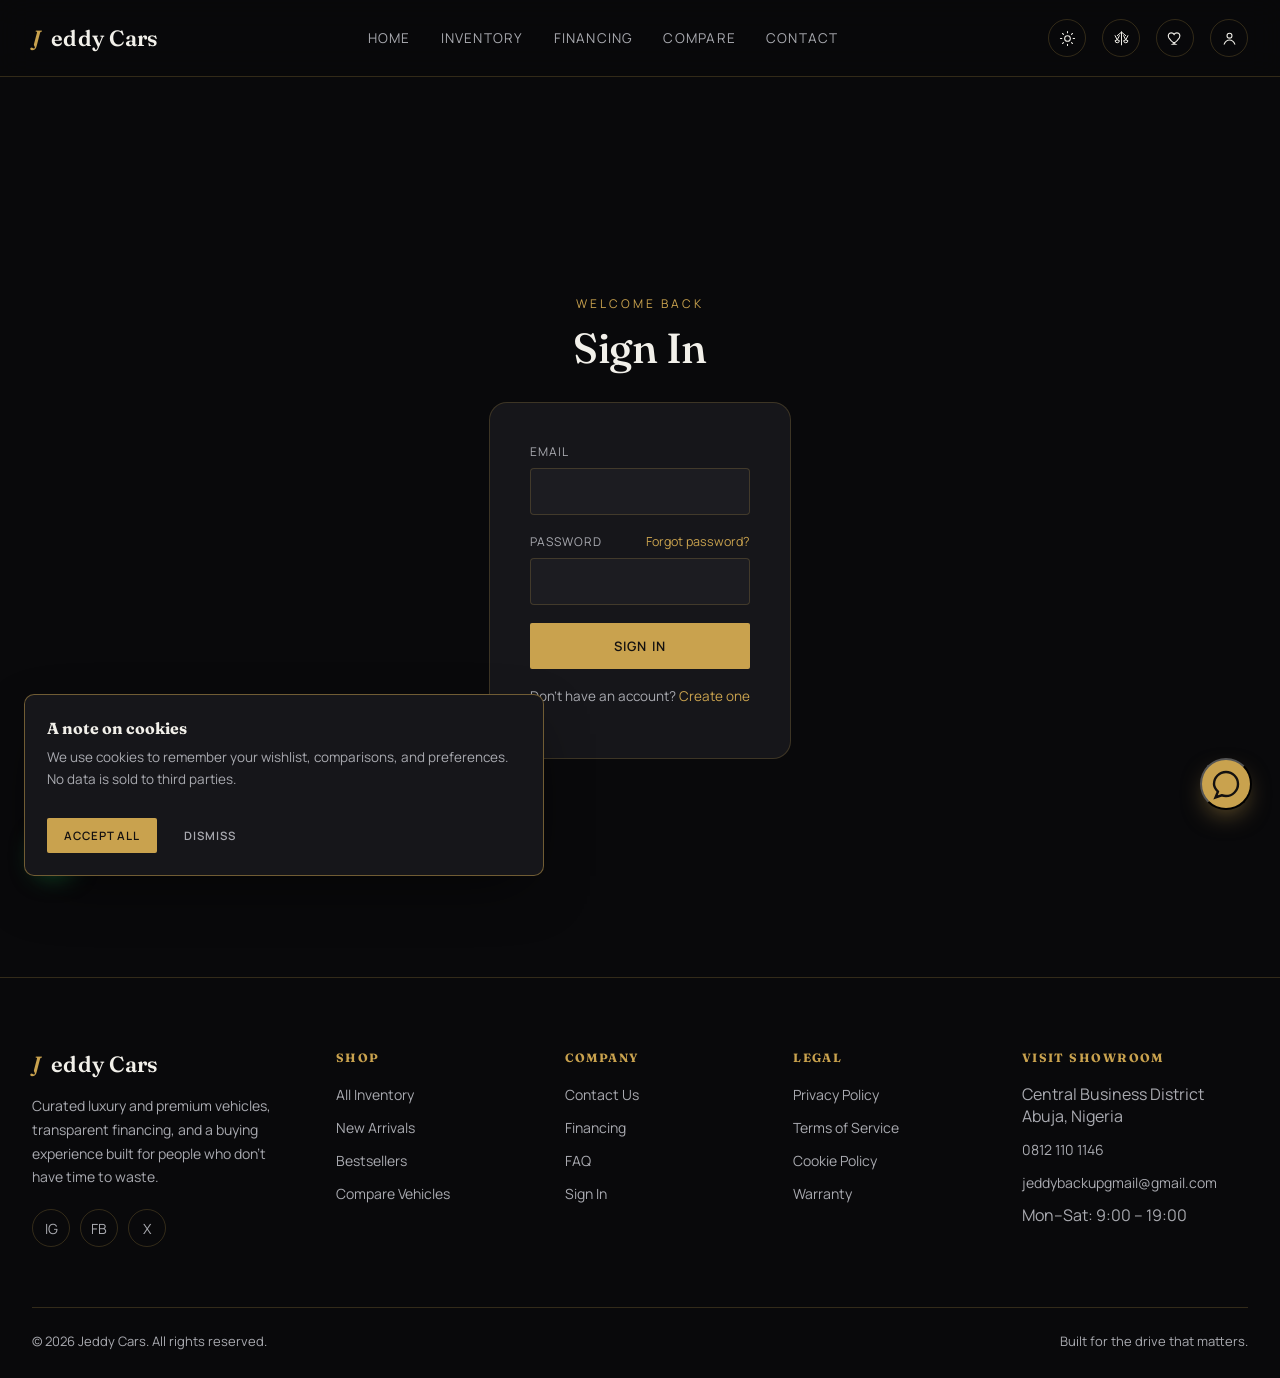
<file: jeddy-cars/frontend/admin.html>
<!DOCTYPE html>
<html lang="en">
<head>
<meta charset="UTF-8"><meta name="viewport" content="width=device-width, initial-scale=1.0">
<title>Admin Dashboard — Jeddy Cars</title>
<link rel="stylesheet" href="css/style.css">
</head>
<body>
<div id="page-loader"><div class="loader-mark"><svg viewBox="0 0 64 64"><circle class="loader-ring" cx="32" cy="32" r="26"/><circle class="loader-arc" cx="32" cy="32" r="26"/></svg></div><div class="loader-text">Jeddy Cars</div></div>
<div id="site-nav"></div>
<main>
  <section class="page-hero">
    <div class="container">
      <div class="section-eyebrow">Control Center</div>
      <h1 class="section-title">Admin Dashboard</h1>
    </div>
  </section>

  <section class="section-tight">
    <div class="container dash-layout">
      <aside class="dash-side">
        <a href="#" data-tab="overview" onclick="showAdminTab('overview',this);return false;">Analytics</a>
        <a href="#" data-tab="vehicles" onclick="showAdminTab('vehicles',this);return false;">Manage Vehicles</a>
        <a href="#" data-tab="customers" onclick="showAdminTab('customers',this);return false;">Customers</a>
        <a href="#" data-tab="orders" onclick="showAdminTab('orders',this);return false;">Orders</a>
        <a href="#" data-tab="bookings" onclick="showAdminTab('bookings',this);return false;">Bookings</a>
        <a href="#" data-tab="messages" onclick="showAdminTab('messages',this);return false;">Messages</a>
        <a href="#" data-tab="reviews" onclick="showAdminTab('reviews',this);return false;">Reviews</a>
        <a href="#" data-tab="reports" onclick="showAdminTab('reports',this);return false;">Inventory Reports</a>
        <a href="#" onclick="signOut();return false;" style="color:var(--ember-bright); margin-top:12px;">Sign Out</a>
      </aside>
      <div id="admin-content"></div>
    </div>
  </section>
</main>
<div id="site-footer"></div>

<!-- Vehicle Add/Edit modal -->
<div class="modal-overlay" id="veh-modal">
  <div class="modal-box" style="max-width:640px;">
    <button class="modal-close" onclick="closeVehModal()">&times;</button>
    <h3 class="font-display" style="font-size:20px; margin-bottom:18px;" id="veh-modal-title">Add Vehicle</h3>
    <form id="veh-form" onsubmit="saveVehicle(event)">
      <input type="hidden" id="vf-id">
      <div class="form-row-2">
        <div class="form-group"><label>Brand</label><input required id="vf-brand" type="text"></div>
        <div class="form-group"><label>Model</label><input required id="vf-model" type="text"></div>
      </div>
      <div class="form-row-2">
        <div class="form-group"><label>Year</label><input required id="vf-year" type="number" min="1990" max="2027"></div>
        <div class="form-group"><label>Price (USD)</label><input required id="vf-price" type="number" min="0"></div>
      </div>
      <div class="form-row-2">
        <div class="form-group"><label>Body Type</label><input id="vf-body" type="text" placeholder="SUV, Sedan, Coupe…"></div>
        <div class="form-group"><label>Condition</label><select id="vf-condition"><option>New</option><option>Used</option></select></div>
      </div>
      <div class="form-row-2">
        <div class="form-group"><label>Mileage</label><input id="vf-mileage" type="number" min="0" value="0"></div>
        <div class="form-group"><label>Status</label><select id="vf-status"><option value="available">Available</option><option value="reserved">Reserved</option><option value="sold">Sold</option></select></div>
      </div>
      <div class="form-group"><label>Image URLs (comma-separated — multi-image gallery)</label><input id="vf-images" type="text" placeholder="https://…, https://…"></div>
      <div class="form-group"><label>Description</label><textarea id="vf-desc"></textarea></div>
      <button class="btn btn-gold btn-block" type="submit">Save Vehicle</button>
    </form>
  </div>
</div>

<script src="js/data.js"></script>
<script src="js/app.js"></script>
<script>
if(!AppState.user || AppState.user.role!=='admin'){ location.href = 'login.html'; }

// admin's own copy of the inventory, saved to localStorage so edits stick
let adminVehicles = Store.get('jc_admin_vehicles', null) || JSON.parse(JSON.stringify(VEHICLES));
function persistAdminVehicles(){ Store.set('jc_admin_vehicles', adminVehicles); }

const mockCustomers = [
  { name:"Amaka Obi", email:"amaka.o@mail.com", joined:"2026-02-14", orders:1, spend:44900 },
  { name:"David Kalu", email:"david.k@mail.com", joined:"2026-03-02", orders:1, spend:108900 },
  { name:"Tunde Nwosu", email:"tunde.n@mail.com", joined:"2026-04-19", orders:2, spend:141800 },
  { name:"Grace Adeyemi", email:"grace.a@mail.com", joined:"2026-05-30", orders:0, spend:0 },
];
const mockOrdersAdmin = [
  { id:"ORD-1042", customer:"Amaka Obi", car:"Mercedes-Benz C-Class", status:"Delivered", amount:44900 },
  { id:"ORD-1051", customer:"David Kalu", car:"Range Rover Sport", status:"Processing", amount:108900 },
  { id:"ORD-1058", customer:"Tunde Nwosu", car:"BMW M4 Competition", status:"Delivered", amount:96900 },
  { id:"ORD-1063", customer:"Tunde Nwosu", car:"Toyota Camry", status:"Pending Payment", amount:29800 },
];
const mockBookings = [
  { customer:"Grace Adeyemi", car:"Porsche Cayenne", type:"Test Drive", date:"2026-07-22", status:"Confirmed" },
  { customer:"Chidi Eze", car:"Tesla Model S", type:"Inspection", date:"2026-07-23", status:"Pending" },
  { customer:"Amaka Obi", car:"Mercedes-Benz G-Wagon", type:"Test Drive", date:"2026-07-25", status:"Confirmed" },
];
const mockMessages = [
  { name:"Chidi Eze", subject:"Financing", preview:"Can I get a rate estimate for the Model S Plaid?", time:"2h ago" },
  { name:"Grace Adeyemi", subject:"Vehicle Availability", preview:"Is the Cayenne still available for a test drive Friday?", time:"5h ago" },
  { name:"Femi Bello", subject:"After-Sales Support", preview:"Following up on my G-Wagon service appointment.", time:"1d ago" },
];
const mockReviews = [
  { name:"Amaka O.", car:"G-Wagon", rating:5, text:"Seamless from reservation to delivery." },
  { name:"David K.", car:"Range Rover Sport", rating:5, text:"Compare tool saved me a full weekend." },
  { name:"Tunde N.", car:"BMW M4", rating:4, text:"Great experience, delivery took a day longer than quoted." },
];

function showAdminTab(tab, el){
  document.querySelectorAll('.dash-side a').forEach(a=>a.classList.remove('active'));
  if(el) el.classList.add('active');
  const host = document.getElementById('admin-content');

  if(tab==='overview'){
    const revenue = mockOrdersAdmin.reduce((s,o)=>s+o.amount,0);
    host.innerHTML = `
    <div class="kpi-grid">
      <div class="kpi-card"><div class="kpi-top">Total Revenue</div><div class="kpi-num">${fmtPrice(revenue)}</div><div class="kpi-delta up">▲ 12.4% vs last month</div></div>
      <div class="kpi-card"><div class="kpi-top">Vehicles Listed</div><div class="kpi-num">${adminVehicles.length}</div><div class="kpi-delta up">▲ 2 new this week</div></div>
      <div class="kpi-card"><div class="kpi-top">Active Orders</div><div class="kpi-num">${mockOrdersAdmin.filter(o=>o.status!=='Delivered').length}</div><div class="kpi-delta down">▼ 1 vs last week</div></div>
      <div class="kpi-card"><div class="kpi-top">New Customers</div><div class="kpi-num">${mockCustomers.length}</div><div class="kpi-delta up">▲ 8.1%</div></div>
    </div>
    <div class="testimonial-card" style="padding:28px; margin-bottom:24px;">
      <h4 style="font-size:13px; text-transform:uppercase; letter-spacing:.08em; color:var(--ink-dim); margin-bottom:6px;">Monthly Revenue</h4>
      <div class="bar-chart">
        ${[42,55,48,63,71,58,84,90,76,88,95,Math.round(revenue/3000)].map((v,i)=>`<div class="bar" style="height:${Math.min(100,v)}%"><span>$${v}k</span></div>`).join('')}
      </div>
      <div style="display:flex; gap:12px; margin-top:4px;">
        ${['Jan','Feb','Mar','Apr','May','Jun','Jul','Aug','Sep','Oct','Nov','Dec'].map(m=>`<div class="bar-label" style="flex:1;">${m}</div>`).join('')}
      </div>
    </div>
    <h3 class="font-display" style="font-size:18px; margin-bottom:16px;">Recent Orders</h3>
    <table class="data-table"><tr><th>Order</th><th>Customer</th><th>Vehicle</th><th>Status</th><th>Amount</th></tr>
      ${mockOrdersAdmin.slice(0,4).map(o=>`<tr><td>${o.id}</td><td>${o.customer}</td><td>${o.car}</td><td><span class="pill ${o.status==='Delivered'?'pill-green':o.status==='Processing'?'pill-gold':'pill-grey'}">${o.status}</span></td><td>${fmtPrice(o.amount)}</td></tr>`).join('')}
    </table>`;
  }

  if(tab==='vehicles'){
    host.innerHTML = `
    <div style="display:flex; justify-content:space-between; align-items:center; margin-bottom:18px;">
      <h3 class="font-display" style="font-size:18px;">Manage Vehicles (${adminVehicles.length})</h3>
      <button class="btn btn-gold btn-sm" onclick="openVehModal()">+ Add Vehicle</button>
    </div>
    <table class="data-table"><tr><th>Vehicle</th><th>Year</th><th>Price</th><th>Status</th><th></th></tr>
      ${adminVehicles.map(v=>`<tr>
        <td style="display:flex; align-items:center; gap:10px;"><img src="${v.images[0]}" style="width:52px;height:36px;object-fit:cover;border-radius:4px;">${v.brand} ${v.model}</td>
        <td>${v.year}</td><td>${fmtPrice(v.price)}</td>
        <td><span class="pill ${v.status==='available'?'pill-green':v.status==='reserved'?'pill-gold':'pill-red'}">${v.status}</span></td>
        <td style="display:flex; gap:8px;">
          <button class="icon-sq" onclick="openVehModal('${v.id}')" title="Edit">✎</button>
          <button class="icon-sq" onclick="deleteVehicle('${v.id}')" title="Delete">🗑</button>
        </td>
      </tr>`).join('')}
    </table>`;
  }

  if(tab==='customers'){
    host.innerHTML = `<h3 class="font-display" style="font-size:18px; margin-bottom:16px;">Customers</h3>
    <table class="data-table"><tr><th>Name</th><th>Email</th><th>Joined</th><th>Orders</th><th>Lifetime Spend</th></tr>
      ${mockCustomers.map(c=>`<tr><td>${c.name}</td><td>${c.email}</td><td>${c.joined}</td><td>${c.orders}</td><td>${fmtPrice(c.spend)}</td></tr>`).join('')}
    </table>`;
  }

  if(tab==='orders'){
    host.innerHTML = `<h3 class="font-display" style="font-size:18px; margin-bottom:16px;">All Orders</h3>
    <table class="data-table"><tr><th>Order</th><th>Customer</th><th>Vehicle</th><th>Status</th><th>Amount</th></tr>
      ${mockOrdersAdmin.map(o=>`<tr><td>${o.id}</td><td>${o.customer}</td><td>${o.car}</td><td><span class="pill ${o.status==='Delivered'?'pill-green':o.status==='Processing'?'pill-gold':'pill-grey'}">${o.status}</span></td><td>${fmtPrice(o.amount)}</td></tr>`).join('')}
    </table>`;
  }

  if(tab==='bookings'){
    host.innerHTML = `<h3 class="font-display" style="font-size:18px; margin-bottom:16px;">Bookings & Inspections</h3>
    <table class="data-table"><tr><th>Customer</th><th>Vehicle</th><th>Type</th><th>Date</th><th>Status</th></tr>
      ${mockBookings.map(b=>`<tr><td>${b.customer}</td><td>${b.car}</td><td>${b.type}</td><td>${b.date}</td><td><span class="pill ${b.status==='Confirmed'?'pill-green':'pill-gold'}">${b.status}</span></td></tr>`).join('')}
    </table>`;
  }

  if(tab==='messages'){
    host.innerHTML = `<h3 class="font-display" style="font-size:18px; margin-bottom:16px;">Customer Messages</h3>` +
      mockMessages.map(m=>`<div class="testimonial-card" style="margin-bottom:10px; padding:18px;">
        <div style="display:flex; justify-content:space-between;"><strong>${m.name}</strong><span style="color:var(--ink-dim); font-size:12px;">${m.time}</span></div>
        <div style="color:var(--gold); font-size:12.5px; margin:4px 0;">${m.subject}</div>
        <p style="color:var(--ink-dim); font-size:14px;">${m.preview}</p>
      </div>`).join('');
  }

  if(tab==='reviews'){
    host.innerHTML = `<h3 class="font-display" style="font-size:18px; margin-bottom:16px;">Customer Reviews</h3>` +
      mockReviews.map(r=>`<div class="testimonial-card" style="margin-bottom:10px; padding:18px;">
        <div style="display:flex; justify-content:space-between;"><strong>${r.name}</strong><span class="stars">${'★'.repeat(r.rating)}${'☆'.repeat(5-r.rating)}</span></div>
        <div style="color:var(--ink-dim); font-size:12.5px; margin:4px 0;">${r.car}</div>
        <p style="font-size:14px;">${r.text}</p>
      </div>`).join('');
  }

  if(tab==='reports'){
    const byBody = {};
    adminVehicles.forEach(v=> byBody[v.body] = (byBody[v.body]||0)+1);
    host.innerHTML = `<h3 class="font-display" style="font-size:18px; margin-bottom:16px;">Inventory Reports</h3>
    <div class="kpi-grid">
      <div class="kpi-card"><div class="kpi-top">Total Stock</div><div class="kpi-num">${adminVehicles.length}</div></div>
      <div class="kpi-card"><div class="kpi-top">Available</div><div class="kpi-num">${adminVehicles.filter(v=>v.status==='available').length}</div></div>
      <div class="kpi-card"><div class="kpi-top">Reserved</div><div class="kpi-num">${adminVehicles.filter(v=>v.status==='reserved').length}</div></div>
      <div class="kpi-card"><div class="kpi-top">Avg. Price</div><div class="kpi-num">${fmtPrice(Math.round(adminVehicles.reduce((s,v)=>s+v.price,0)/adminVehicles.length))}</div></div>
    </div>
    <table class="data-table"><tr><th>Body Type</th><th>Count</th></tr>
      ${Object.entries(byBody).map(([k,v])=>`<tr><td>${k}</td><td>${v}</td></tr>`).join('')}
    </table>`;
  }
}

function openVehModal(id){
  document.getElementById('veh-form').reset();
  document.getElementById('vf-id').value = id || '';
  if(id){
    const v = adminVehicles.find(x=>x.id===id);
    document.getElementById('veh-modal-title').textContent = 'Edit Vehicle';
    document.getElementById('vf-brand').value = v.brand;
    document.getElementById('vf-model').value = v.model;
    document.getElementById('vf-year').value = v.year;
    document.getElementById('vf-price').value = v.price;
    document.getElementById('vf-body').value = v.body;
    document.getElementById('vf-condition').value = v.condition;
    document.getElementById('vf-mileage').value = v.mileage;
    document.getElementById('vf-status').value = v.status;
    document.getElementById('vf-images').value = v.images.join(', ');
    document.getElementById('vf-desc').value = v.description;
  } else {
    document.getElementById('veh-modal-title').textContent = 'Add Vehicle';
  }
  document.getElementById('veh-modal').classList.add('show');
}
function closeVehModal(){ document.getElementById('veh-modal').classList.remove('show'); }
function saveVehicle(e){
  e.preventDefault();
  const id = document.getElementById('vf-id').value;
  const images = document.getElementById('vf-images').value.split(',').map(s=>s.trim()).filter(Boolean);
  const data = {
    brand: document.getElementById('vf-brand').value,
    model: document.getElementById('vf-model').value,
    year: +document.getElementById('vf-year').value,
    price: +document.getElementById('vf-price').value,
    body: document.getElementById('vf-body').value || 'Sedan',
    condition: document.getElementById('vf-condition').value,
    mileage: +document.getElementById('vf-mileage').value,
    status: document.getElementById('vf-status').value,
    images: images.length ? images : ["https://commons.wikimedia.org/wiki/Special:FilePath/Mercedes-Benz_C_200_4MATIC_AVANTGARDE_(W206)_front.jpg?width=1200"],
    description: document.getElementById('vf-desc').value || 'Details coming soon.',
  };
  if(id){
    const idx = adminVehicles.findIndex(x=>x.id===id);
    adminVehicles[idx] = {...adminVehicles[idx], ...data};
    toast('Vehicle updated');
  } else {
    const newId = (data.brand+'-'+data.model).toLowerCase().replace(/[^a-z0-9]+/g,'-');
    adminVehicles.push({ id:newId, ...data, fuel:"Petrol", transmission:"Automatic", engine:"—", horsepower:0, drivetrain:"—", exterior:"—", interior:"—", vin:"PENDING", tag:"new", featured:false, bestseller:false, features:[] });
    toast('Vehicle added to inventory');
  }
  persistAdminVehicles();
  closeVehModal();
  showAdminTab('vehicles');
}
function deleteVehicle(id){
  if(!confirm('Remove this vehicle from inventory?')) return;
  adminVehicles = adminVehicles.filter(v=>v.id!==id);
  persistAdminVehicles();
  toast('Vehicle removed');
  showAdminTab('vehicles');
}

document.addEventListener('DOMContentLoaded', ()=>{
  const link = document.querySelector('.dash-side a[data-tab="overview"]');
  showAdminTab('overview', link);
});
</script>
</body>
</html>
</file>
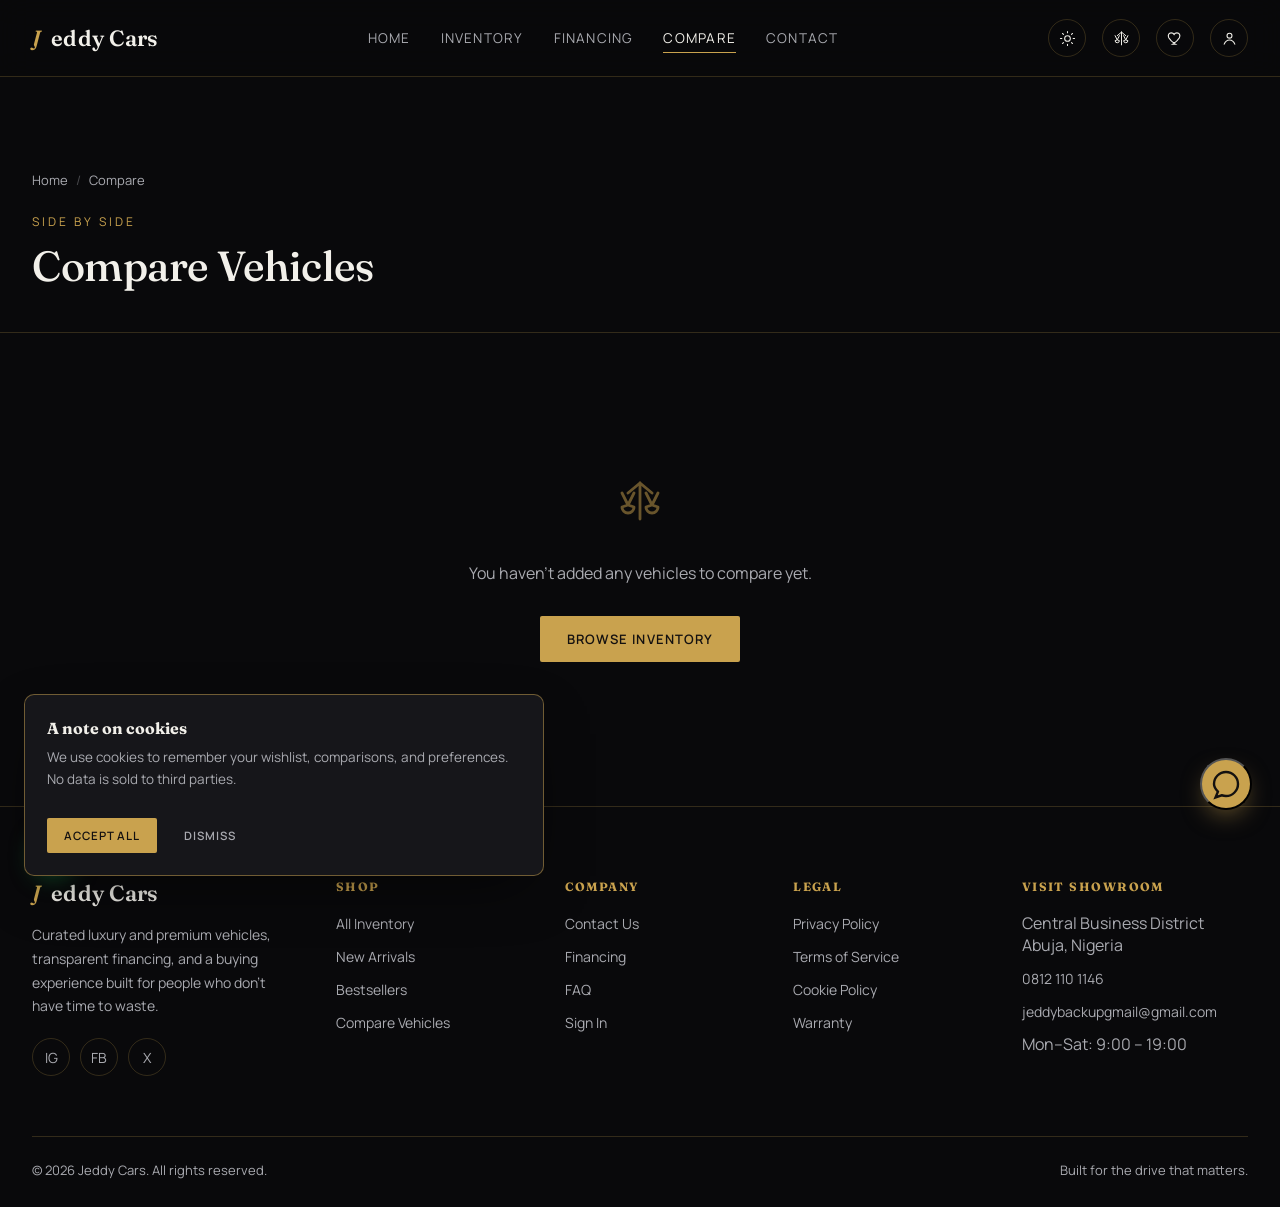
<file: jeddy-cars/frontend/compare.html>
<!DOCTYPE html>
<html lang="en">
<head>
<meta charset="UTF-8"><meta name="viewport" content="width=device-width, initial-scale=1.0">
<title>Compare Vehicles — Jeddy Cars</title>
<link rel="stylesheet" href="css/style.css">
</head>
<body>
<div id="page-loader"><div class="loader-mark"><svg viewBox="0 0 64 64"><circle class="loader-ring" cx="32" cy="32" r="26"/><circle class="loader-arc" cx="32" cy="32" r="26"/></svg></div><div class="loader-text">Jeddy Cars</div></div>
<div id="site-nav"></div>
<main>
  <section class="page-hero">
    <div class="container">
      <div class="breadcrumb"><a href="index.html">Home</a><span class="sep">/</span><span>Compare</span></div>
      <div class="section-eyebrow">Side by Side</div>
      <h1 class="section-title">Compare Vehicles</h1>
    </div>
  </section>
  <section class="section-tight">
    <div class="container" id="compare-wrap"></div>
  </section>
</main>
<div id="site-footer"></div>
<script src="js/data.js"></script>
<script src="js/app.js"></script>
<script>
function renderCompare(){
  const ids = AppState.compare;
  const wrap = document.getElementById('compare-wrap');
  if(!ids.length){
    wrap.innerHTML = `<div class="empty-state">
      <svg viewBox="0 0 24 24" fill="none" stroke="currentColor" stroke-width="1.2">${ICONS.scale}</svg>
      <p>You haven't added any vehicles to compare yet.</p>
      <a href="inventory.html" class="btn btn-gold" style="margin-top:16px;">Browse Inventory</a>
    </div>`;
    return;
  }
  const vs = ids.map(findVehicle).filter(Boolean);
  const rows = [
    ['Price', v=>fmtPrice(v.price)],
    ['Year', v=>v.year],
    ['Mileage', v=>fmtMileage(v.mileage)],
    ['Body Type', v=>v.body],
    ['Condition', v=>v.condition],
    ['Engine', v=>v.engine],
    ['Horsepower', v=>v.horsepower+' hp'],
    ['Drivetrain', v=>v.drivetrain],
    ['Transmission', v=>v.transmission],
    ['Fuel Type', v=>v.fuel],
    ['Exterior', v=>v.exterior],
    ['Interior', v=>v.interior],
    ['Est. Monthly', v=>fmtPrice(Math.round(calcMonthlyPayment(v.price,20,6.9,60)))+'/mo'],
  ];
  wrap.innerHTML = `<table class="compare-table">
    <tr><th>Vehicle</th>${vs.map(v=>`<td>
      <img src="${v.images[0]}" alt="${v.model}">
      <div style="font-family:'Fraunces',serif; font-size:16px;">${v.brand} ${v.model}</div>
      <a class="compare-remove" onclick="toggleCompare('${v.id}'); renderCompare();">Remove</a>
    </td>`).join('')}</tr>
    ${rows.map(([label,fn])=>`<tr><th>${label}</th>${vs.map(v=>`<td>${fn(v)}</td>`).join('')}</tr>`).join('')}
    <tr><th></th>${vs.map(v=>`<td><a href="vehicle.html?id=${v.id}" class="btn btn-gold btn-sm">View Details</a></td>`).join('')}</tr>
  </table>`;
}
document.addEventListener('DOMContentLoaded', renderCompare);
</script>
</body>
</html>
</file>
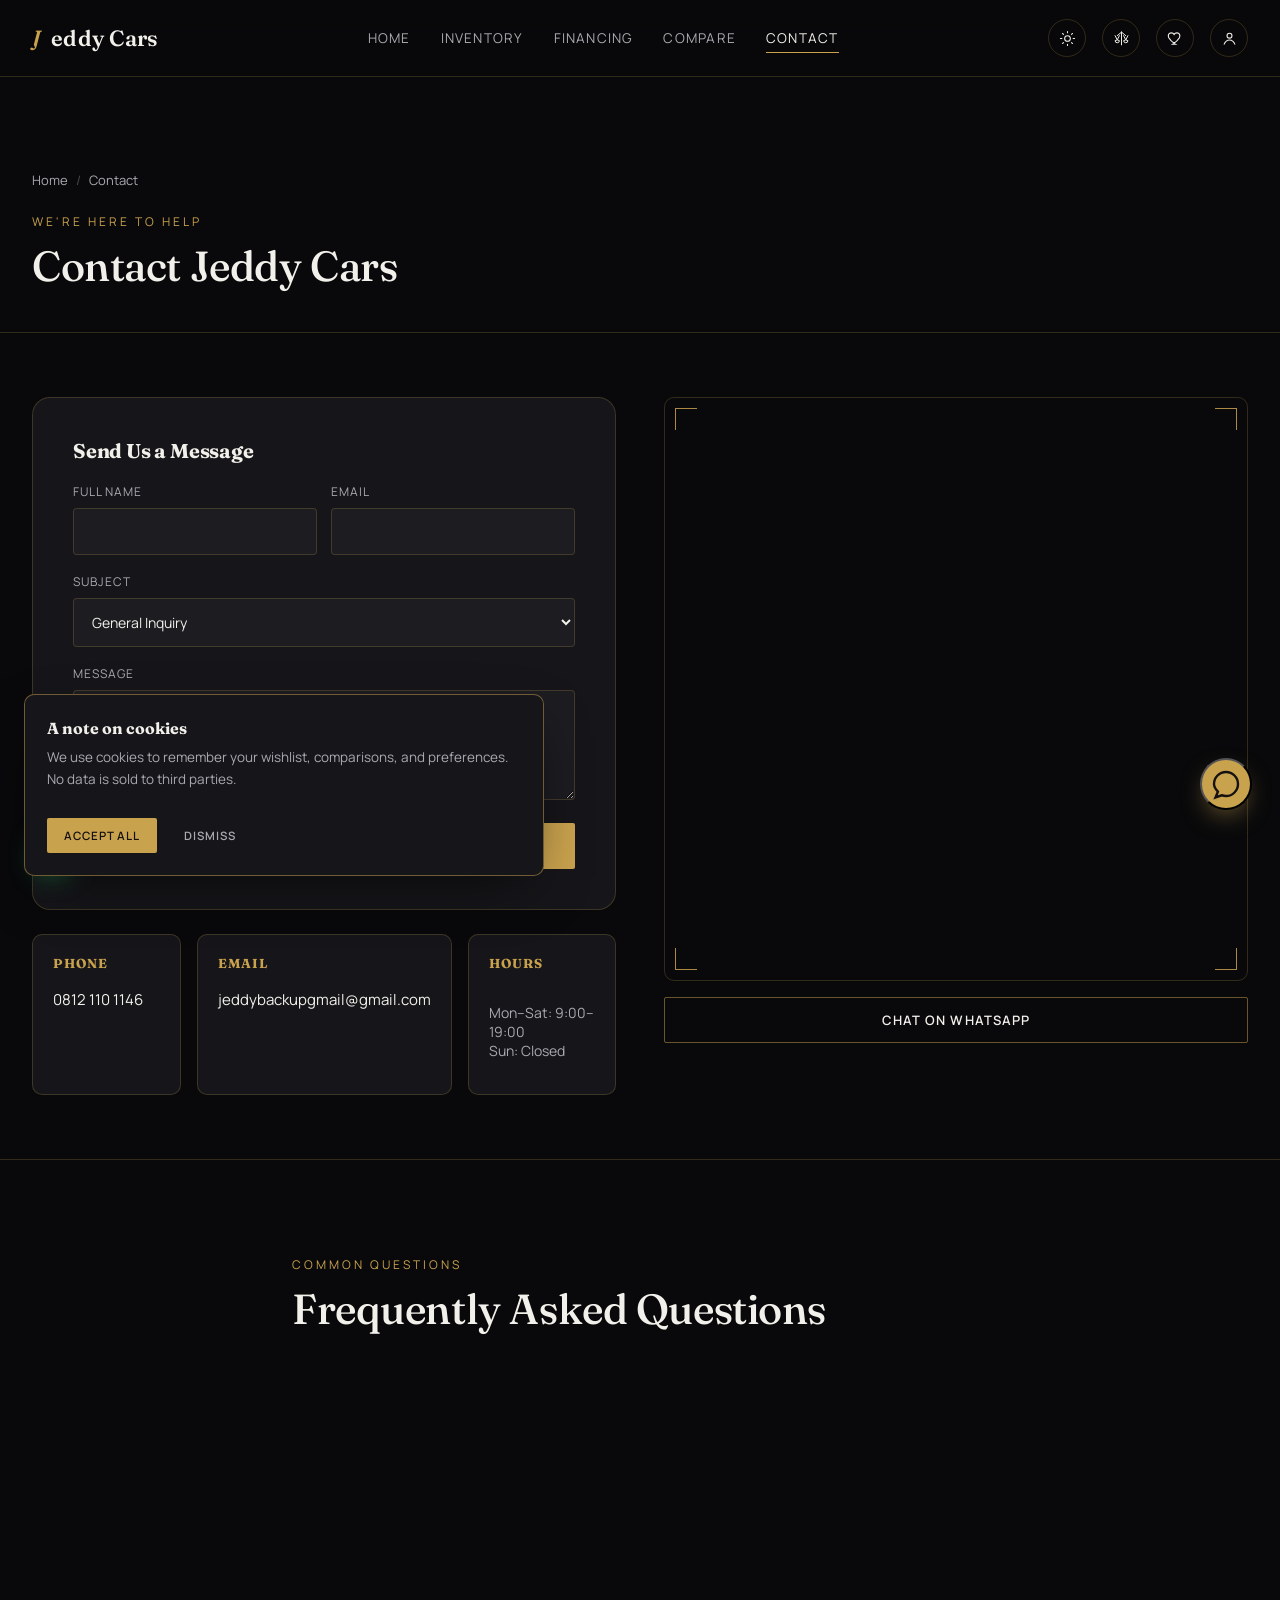
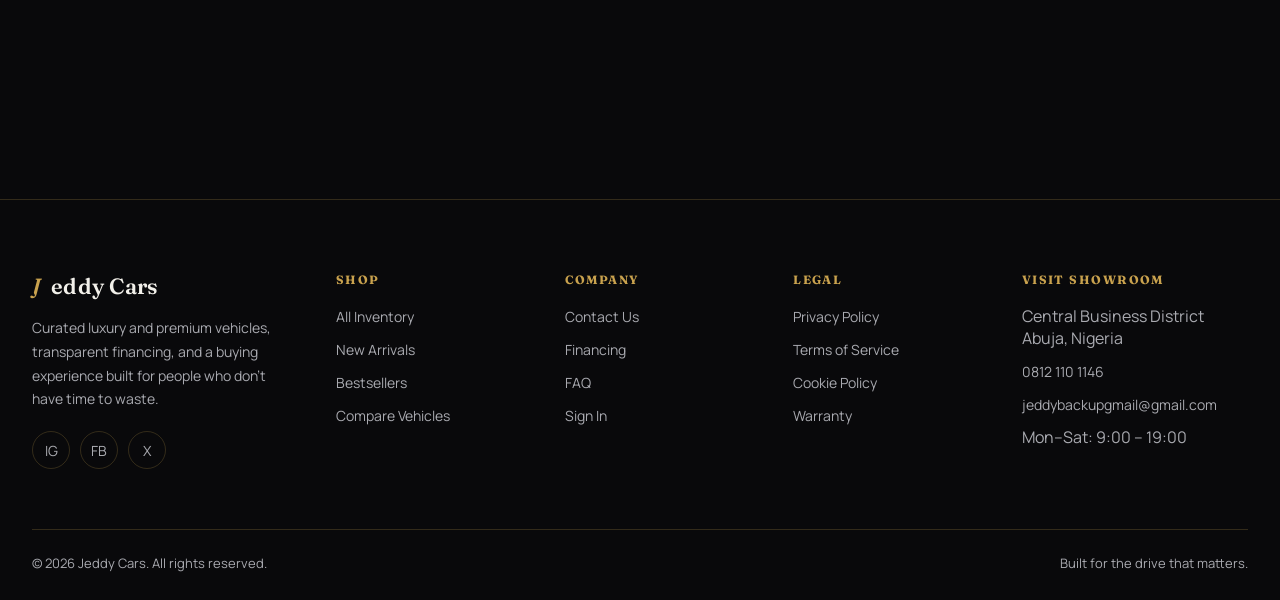
<file: jeddy-cars/frontend/contact.html>
<!DOCTYPE html>
<html lang="en">
<head>
<meta charset="UTF-8"><meta name="viewport" content="width=device-width, initial-scale=1.0">
<title>Contact — Jeddy Cars</title>
<link rel="stylesheet" href="css/style.css">
</head>
<body>
<div id="page-loader"><div class="loader-mark"><svg viewBox="0 0 64 64"><circle class="loader-ring" cx="32" cy="32" r="26"/><circle class="loader-arc" cx="32" cy="32" r="26"/></svg></div><div class="loader-text">Jeddy Cars</div></div>
<div id="site-nav"></div>
<main>
  <section class="page-hero">
    <div class="container">
      <div class="breadcrumb"><a href="index.html">Home</a><span class="sep">/</span><span>Contact</span></div>
      <div class="section-eyebrow">We're Here To Help</div>
      <h1 class="section-title">Contact Jeddy Cars</h1>
    </div>
  </section>

  <section class="section-tight">
    <div class="container" style="display:grid; grid-template-columns:1fr 1fr; gap:48px;">
      <div class="reveal">
        <div class="auth-card">
          <h3 class="font-display" style="font-size:20px; margin-bottom:20px;">Send Us a Message</h3>
          <form onsubmit="submitContact(event)">
            <div class="form-row-2">
              <div class="form-group"><label>Full Name</label><input required type="text"></div>
              <div class="form-group"><label>Email</label><input required type="email"></div>
            </div>
            <div class="form-group"><label>Subject</label>
              <select><option>General Inquiry</option><option>Vehicle Availability</option><option>Financing</option><option>After-Sales Support</option></select>
            </div>
            <div class="form-group"><label>Message</label><textarea required placeholder="How can we help?"></textarea></div>
            <button class="btn btn-gold btn-block" type="submit">Send Message</button>
          </form>
        </div>

        <div class="grid grid-3" style="margin-top:24px; gap:16px;">
          <div class="testimonial-card" style="padding:20px;">
            <h4 style="font-size:13px; text-transform:uppercase; color:var(--gold); letter-spacing:.08em;">Phone</h4>
            <a href="tel:+2348121101146" style="font-size:15px;">0812 110 1146</a>
          </div>
          <div class="testimonial-card" style="padding:20px;">
            <h4 style="font-size:13px; text-transform:uppercase; color:var(--gold); letter-spacing:.08em;">Email</h4>
            <a href="mailto:jeddybackupgmail@gmail.com" style="font-size:15px;">jeddybackupgmail@gmail.com</a>
          </div>
          <div class="testimonial-card" style="padding:20px;">
            <h4 style="font-size:13px; text-transform:uppercase; color:var(--gold); letter-spacing:.08em;">Hours</h4>
            <p style="font-size:14px; color:var(--ink-dim);">Mon–Sat: 9:00–19:00<br>Sun: Closed</p>
          </div>
        </div>
      </div>

      <div class="reveal">
        <div class="bracket-frame" style="border-radius:var(--radius); overflow:hidden; aspect-ratio:1/1; border:1px solid var(--hairline);">
          <span class="bk-tr"></span><span class="bk-bl"></span>
          <iframe title="Jeddy Cars Showroom Map" width="100%" height="100%" style="border:0; filter:grayscale(0.3) invert(0.9) contrast(0.9);"
            src="https://www.openstreetmap.org/export/embed.html?bbox=7.45%2C9.03%2C7.55%2C9.10&layer=mapnik&marker=9.06%2C7.49"></iframe>
        </div>
        <a href="https://wa.me/2348121101146" target="_blank" rel="noopener" class="btn btn-outline btn-block" style="margin-top:16px;">Chat on WhatsApp</a>
      </div>
    </div>
  </section>

  <section class="section" id="faq" style="border-top:1px solid var(--hairline);">
    <div class="container" style="max-width:760px;">
      <div class="section-head reveal" style="display:block;">
        <div class="section-eyebrow">Common Questions</div>
        <h2 class="section-title">Frequently Asked Questions</h2>
      </div>
      <div id="faq-list"></div>
    </div>
  </section>
</main>
<div id="site-footer"></div>
<script src="js/data.js"></script>
<script src="js/app.js"></script>
<script>
function submitContact(e){ e.preventDefault(); toast('Message sent — we\'ll reply within 24 hours.'); e.target.reset(); }
const faqs = [
  ["Can I reserve a vehicle without visiting the showroom?", "Yes — every listing has a Reserve button that holds the vehicle for 48 hours with a fully refundable deposit."],
  ["Do you offer financing for used vehicles?", "Yes, financing applies to both new and used vehicles, subject to lender approval and vehicle age limits."],
  ["Is the listed price negotiable?", "Listed prices reflect our best market rate. Trade-ins and bulk/fleet purchases may qualify for adjustments — ask your specialist."],
  ["What documents do I need for a finance application?", "A valid ID, proof of income, and proof of address. Our team will confirm exact requirements based on your lender."],
  ["Can I book an inspection before buying?", "Absolutely — use the Book Inspection button on any vehicle page to schedule a showroom or mobile inspection."]
];
document.addEventListener('DOMContentLoaded', ()=>{
  const host = document.getElementById('faq-list');
  faqs.forEach(([q,a],i)=>{
    host.insertAdjacentHTML('beforeend', `
      <div class="reveal" style="border-bottom:1px solid var(--hairline); padding:18px 0;">
        <button onclick="this.nextElementSibling.style.display = this.nextElementSibling.style.display==='block'?'none':'block'; this.querySelector('span').textContent = this.querySelector('span').textContent==='+'?'−':'+';"
          style="width:100%; display:flex; justify-content:space-between; align-items:center; background:none; border:none; color:var(--ink); font-size:15px; text-align:left; font-family:'Fraunces',serif;">
          ${q}<span style="color:var(--gold); font-size:20px;">+</span>
        </button>
        <p style="display:none; color:var(--ink-dim); font-size:14px; margin-top:12px; line-height:1.7;">${a}</p>
      </div>`);
  });
});
</script>
</body>
</html>
</file>
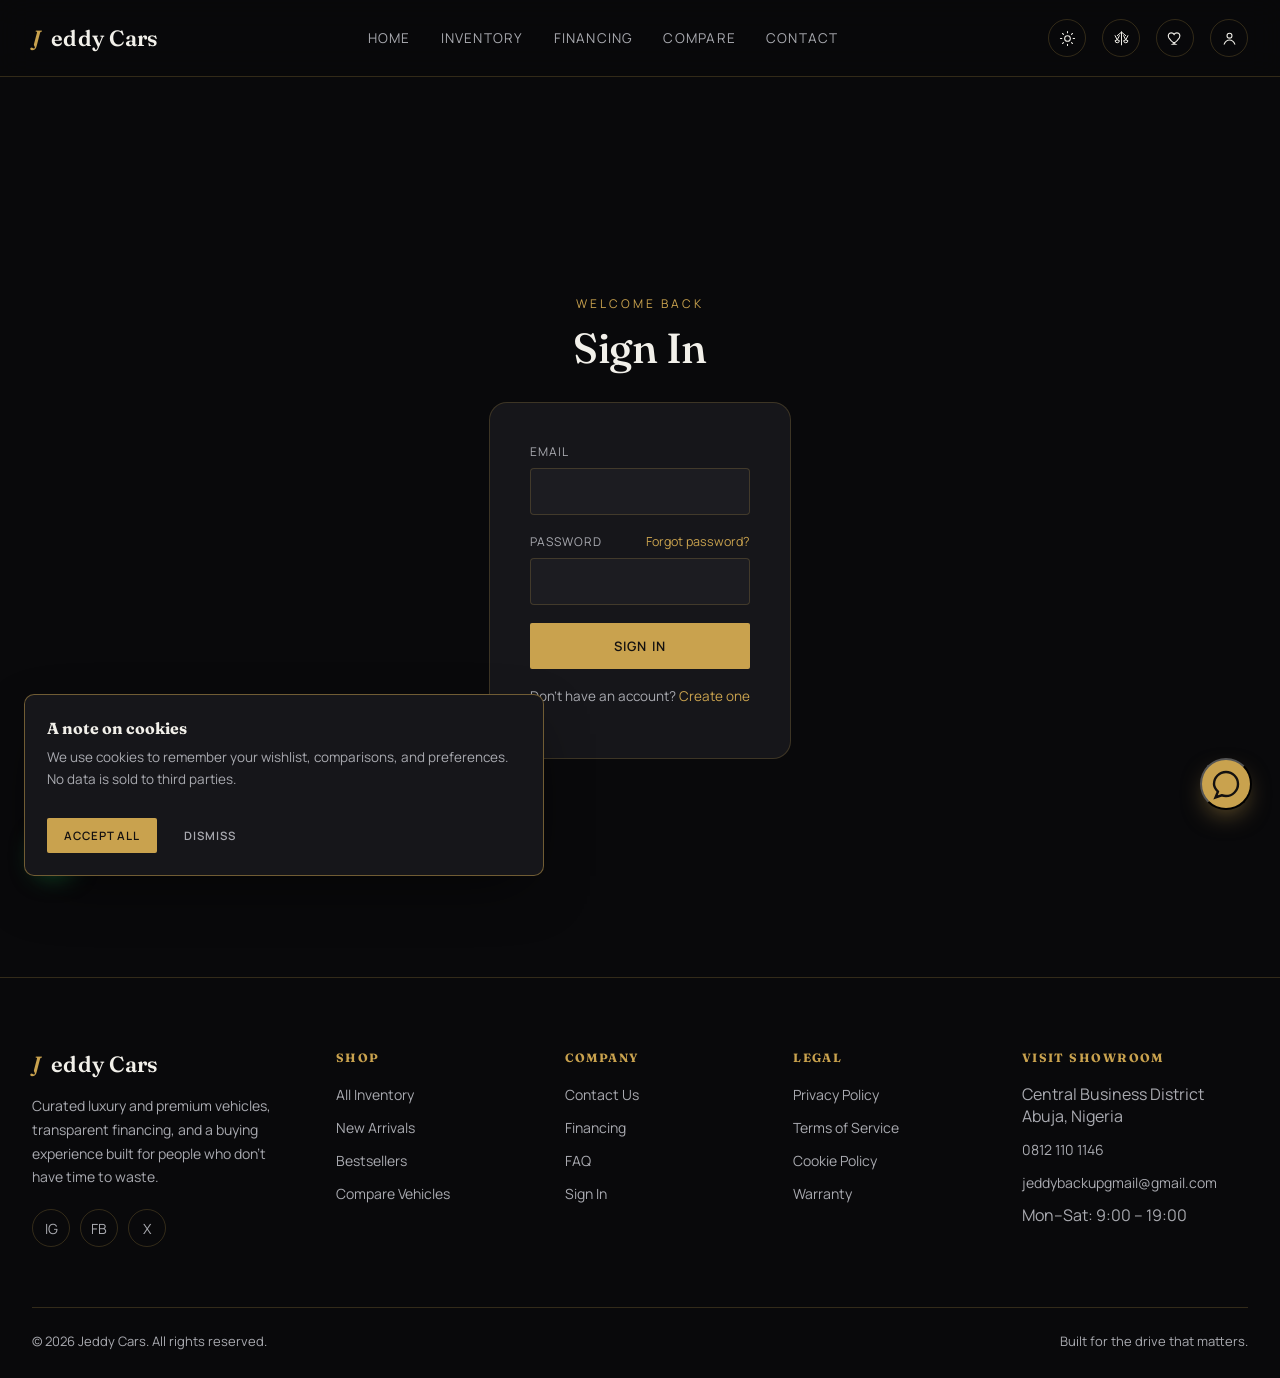
<file: jeddy-cars/frontend/dashboard.html>
<!DOCTYPE html>
<html lang="en">
<head>
<meta charset="UTF-8"><meta name="viewport" content="width=device-width, initial-scale=1.0">
<title>My Dashboard — Jeddy Cars</title>
<link rel="stylesheet" href="css/style.css">
</head>
<body>
<div id="page-loader"><div class="loader-mark"><svg viewBox="0 0 64 64"><circle class="loader-ring" cx="32" cy="32" r="26"/><circle class="loader-arc" cx="32" cy="32" r="26"/></svg></div><div class="loader-text">Jeddy Cars</div></div>
<div id="site-nav"></div>
<main>
  <section class="page-hero">
    <div class="container">
      <div class="section-eyebrow">Your Account</div>
      <h1 class="section-title" id="welcome-title">Dashboard</h1>
    </div>
  </section>

  <section class="section-tight">
    <div class="container dash-layout">
      <aside class="dash-side">
        <a href="#" data-tab="overview" onclick="showDashTab('overview',this);return false;">Overview</a>
        <a href="#" data-tab="wishlist" onclick="showDashTab('wishlist',this);return false;">Wishlist</a>
        <a href="#" data-tab="recent" onclick="showDashTab('recent',this);return false;">Recently Viewed</a>
        <a href="#" data-tab="searches" onclick="showDashTab('searches',this);return false;">Saved Searches</a>
        <a href="#" data-tab="orders" onclick="showDashTab('orders',this);return false;">Purchase History</a>
        <a href="#" data-tab="appointments" onclick="showDashTab('appointments',this);return false;">Appointments</a>
        <a href="#" data-tab="notifications" onclick="showDashTab('notifications',this);return false;">Notifications</a>
        <a href="#" data-tab="security" onclick="showDashTab('security',this);return false;">Security</a>
        <a href="#" onclick="signOut();return false;" style="color:var(--ember-bright); margin-top:12px;">Sign Out</a>
      </aside>

      <div id="dash-content"></div>
    </div>
  </section>
</main>
<div id="site-footer"></div>
<script src="js/data.js"></script>
<script src="js/app.js"></script>
<script>
if(!AppState.user){ location.href = 'login.html'; }
if(AppState.user && AppState.user.role==='admin'){ location.href='admin.html'; }

document.getElementById('welcome-title').textContent = `Welcome back, ${AppState.user ? AppState.user.name.split(' ')[0] : ''}`;

const mockOrders = [
  { car:"Mercedes-Benz C-Class", date:"2026-05-12", status:"Delivered", amount:44900 },
  { car:"Toyota Land Cruiser 300", date:"2026-06-30", status:"Processing", amount:84500 },
];
const mockAppointments = [
  { car:"BMW M4 Competition", type:"Test Drive", date:"2026-07-24", time:"11:00 AM", status:"Confirmed" },
  { car:"Range Rover Sport", type:"Inspection", date:"2026-07-27", time:"2:30 PM", status:"Pending" },
];
const mockNotifications = [
  "Your reserved Mercedes-Benz S-Class is ready for pickup scheduling.",
  "Price drop: BMW X7 is now $4,000 off.",
  "Reminder: your test drive is in 3 days.",
];
const mockSearches = [
  { label:"SUVs under $100,000", url:"inventory.html?body=SUV&maxPrice=100000" },
  { label:"Electric vehicles", url:"inventory.html?q=tesla" },
];

function showDashTab(tab, el){
  document.querySelectorAll('.dash-side a').forEach(a=>a.classList.remove('active'));
  if(el) el.classList.add('active');
  const host = document.getElementById('dash-content');
  if(tab==='overview'){
    host.innerHTML = `
    <div class="kpi-grid">
      <div class="kpi-card"><div class="kpi-top">Wishlist</div><div class="kpi-num">${AppState.wishlist.length}</div></div>
      <div class="kpi-card"><div class="kpi-top">Purchases</div><div class="kpi-num">${mockOrders.length}</div></div>
      <div class="kpi-card"><div class="kpi-top">Appointments</div><div class="kpi-num">${mockAppointments.length}</div></div>
      <div class="kpi-card"><div class="kpi-top">Saved Searches</div><div class="kpi-num">${mockSearches.length}</div></div>
    </div>
    <h3 class="font-display" style="font-size:18px; margin-bottom:16px;">Recently Viewed</h3>
    <div class="grid grid-4" id="ov-recent"></div>`;
    renderGrid('ov-recent', AppState.recentlyViewed.map(findVehicle).filter(Boolean).slice(0,4));
  }
  if(tab==='wishlist'){
    const items = AppState.wishlist.map(findVehicle).filter(Boolean);
    host.innerHTML = `<h3 class="font-display" style="font-size:18px; margin-bottom:16px;">Your Wishlist</h3><div class="grid grid-3" id="wl-grid"></div>`;
    renderGrid('wl-grid', items);
  }
  if(tab==='recent'){
    const items = AppState.recentlyViewed.map(findVehicle).filter(Boolean);
    host.innerHTML = `<h3 class="font-display" style="font-size:18px; margin-bottom:16px;">Recently Viewed</h3><div class="grid grid-3" id="rv-grid"></div>`;
    renderGrid('rv-grid', items);
  }
  if(tab==='searches'){
    host.innerHTML = `<h3 class="font-display" style="font-size:18px; margin-bottom:16px;">Saved Searches</h3>` +
      mockSearches.map(s=>`<a href="${s.url}" class="testimonial-card" style="display:block; margin-bottom:12px; padding:18px;">${s.label} →</a>`).join('');
  }
  if(tab==='orders'){
    host.innerHTML = `<h3 class="font-display" style="font-size:18px; margin-bottom:16px;">Purchase History</h3>
    <table class="data-table"><tr><th>Vehicle</th><th>Date</th><th>Status</th><th>Amount</th></tr>
      ${mockOrders.map(o=>`<tr><td>${o.car}</td><td>${o.date}</td><td><span class="pill ${o.status==='Delivered'?'pill-green':'pill-gold'}">${o.status}</span></td><td>${fmtPrice(o.amount)}</td></tr>`).join('')}
    </table>`;
  }
  if(tab==='appointments'){
    host.innerHTML = `<h3 class="font-display" style="font-size:18px; margin-bottom:16px;">Appointments</h3>
    <table class="data-table"><tr><th>Vehicle</th><th>Type</th><th>Date</th><th>Time</th><th>Status</th></tr>
      ${mockAppointments.map(a=>`<tr><td>${a.car}</td><td>${a.type}</td><td>${a.date}</td><td>${a.time}</td><td><span class="pill ${a.status==='Confirmed'?'pill-green':'pill-gold'}">${a.status}</span></td></tr>`).join('')}
    </table>`;
  }
  if(tab==='notifications'){
    host.innerHTML = `<h3 class="font-display" style="font-size:18px; margin-bottom:16px;">Notifications</h3>` +
      mockNotifications.map(n=>`<div class="testimonial-card" style="margin-bottom:10px; padding:16px; flex-direction:row; align-items:center; gap:14px;"><svg width="18" height="18" viewBox="0 0 24 24" fill="none" stroke="currentColor" style="color:var(--gold); flex-shrink:0;">${ICONS.bell}</svg><span style="font-size:14px;">${n}</span></div>`).join('');
  }
  if(tab==='security'){
    const isAdmin = AppState.user.role==='admin';
    host.innerHTML = `<h3 class="font-display" style="font-size:18px; margin-bottom:16px;">Security</h3>
    <div class="auth-card" style="max-width:440px; padding:28px;">
      <h4 style="font-size:15px; margin-bottom:16px;">Change Password</h4>
      ${isAdmin ? `<p style="color:var(--ink-dim); font-size:13.5px;">The admin demo account password is fixed and can't be changed here.</p>` : `
      <form id="cp-form" onsubmit="handleChangePassword(event)">
        <div class="form-group"><label>Current Password</label><input required type="password" id="cp-current"></div>
        <div class="form-group"><label>New Password</label><input required type="password" id="cp-new" minlength="6"></div>
        <div class="form-group"><label>Confirm New Password</label><input required type="password" id="cp-confirm" minlength="6"></div>
        <button class="btn btn-gold btn-block" type="submit">Update Password</button>
      </form>`}
    </div>`;
  }
}
function handleChangePassword(e){
  e.preventDefault();
  const current = document.getElementById('cp-current').value;
  const next = document.getElementById('cp-new').value;
  const confirm = document.getElementById('cp-confirm').value;
  if(next !== confirm){ toast('New passwords do not match'); return; }
  const res = changePassword(current, next);
  if(res.ok){ toast('Password updated'); e.target.reset(); }
  else { toast(res.msg); }
}
document.addEventListener('DOMContentLoaded', ()=>{
  const tab = new URLSearchParams(location.search).get('tab') || 'overview';
  const link = document.querySelector(`.dash-side a[data-tab="${tab}"]`);
  showDashTab(tab, link);
});
</script>
</body>
</html>
</file>
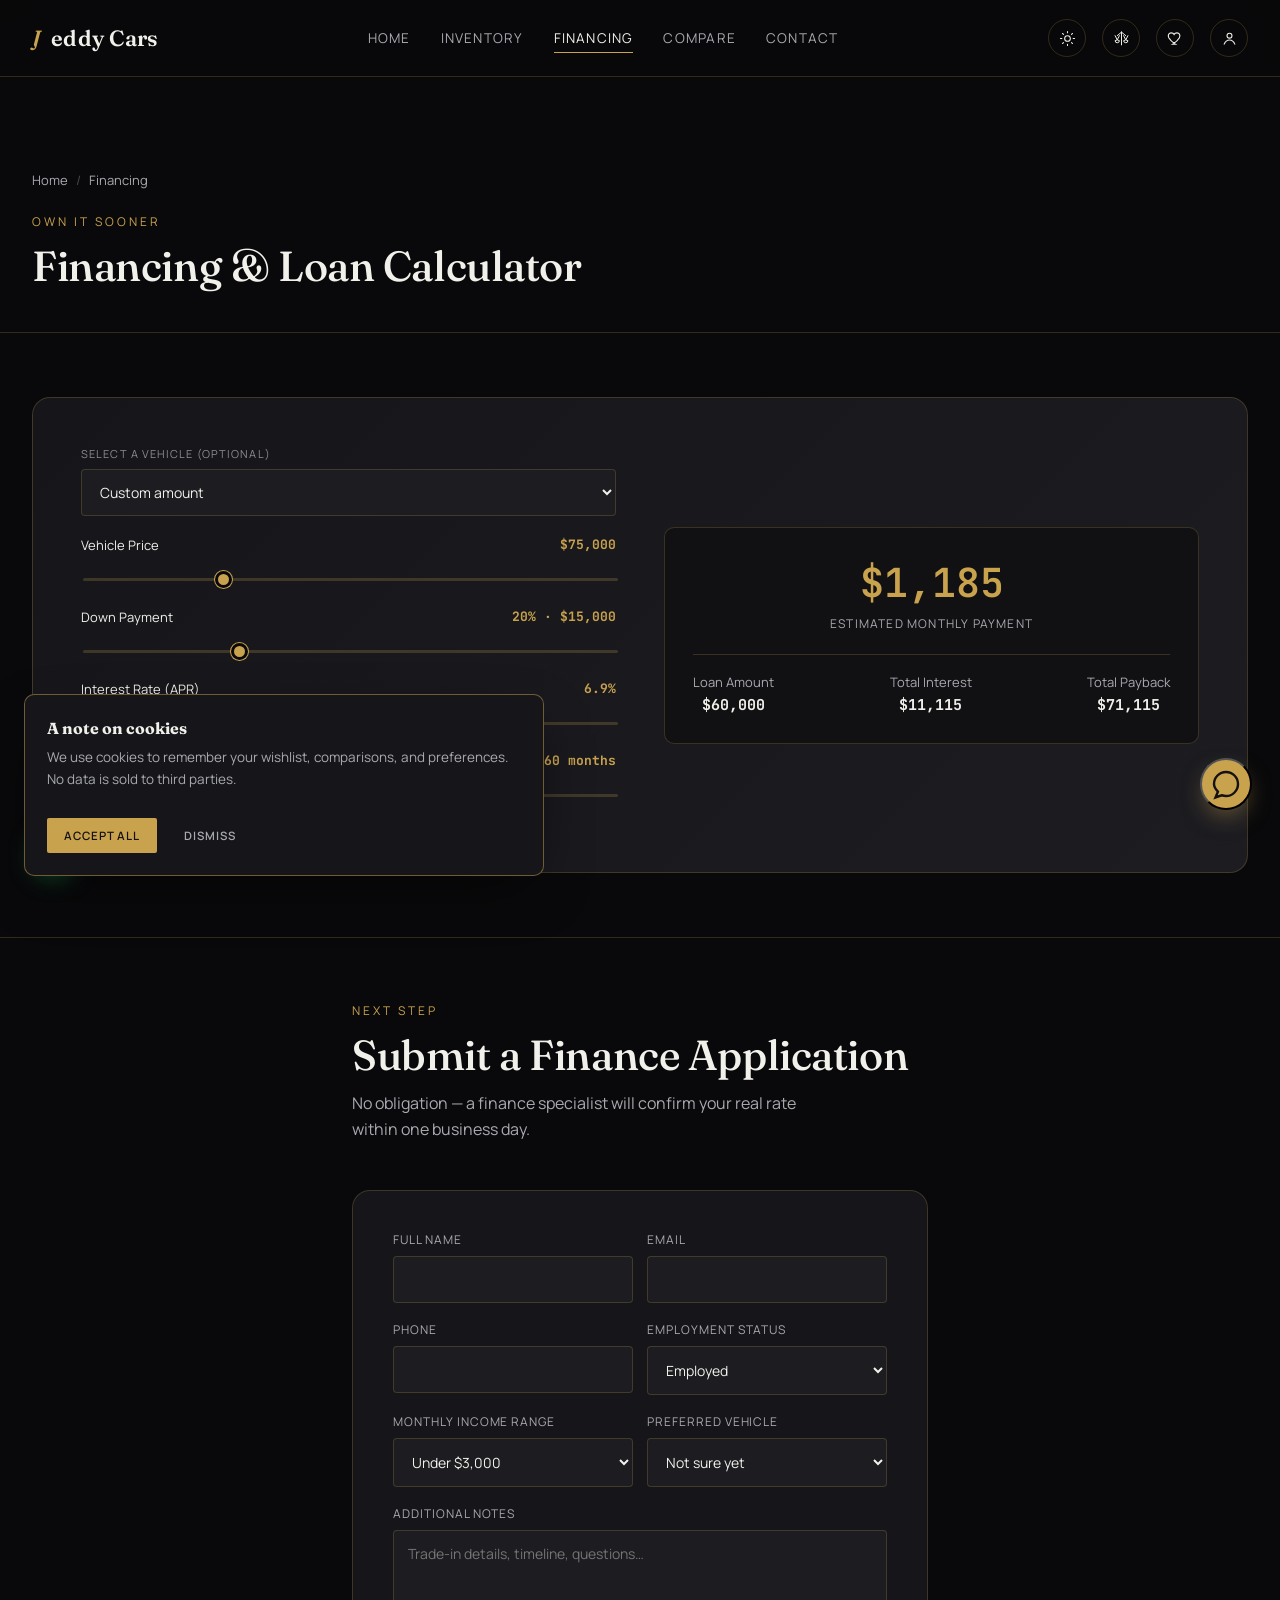
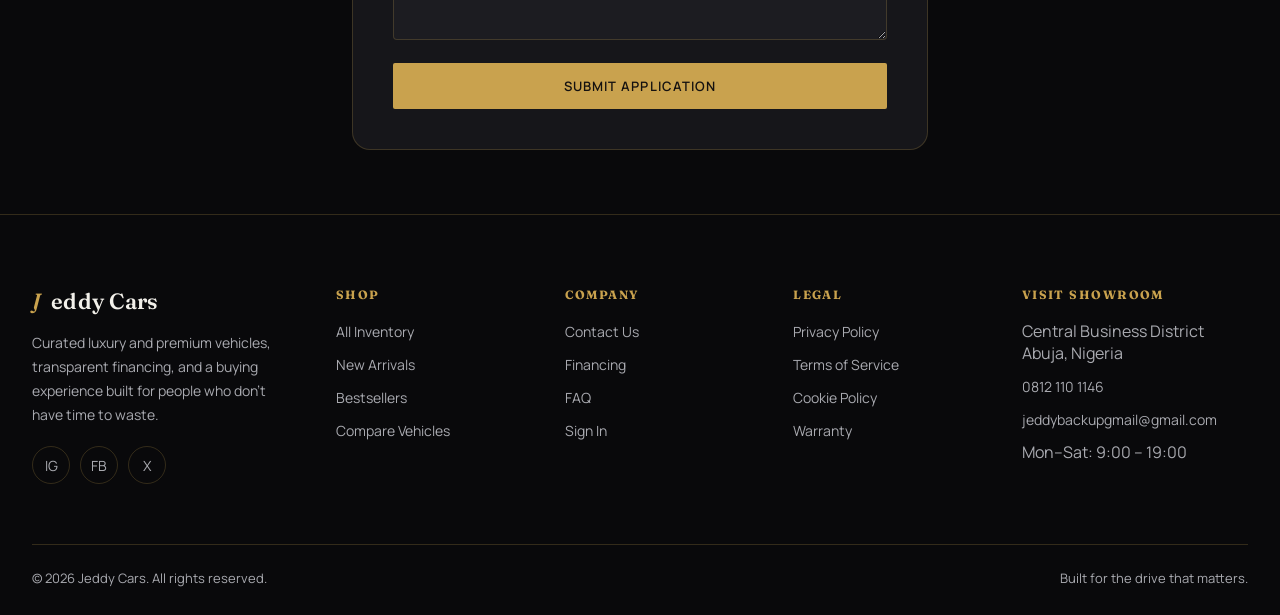
<file: jeddy-cars/frontend/finance.html>
<!DOCTYPE html>
<html lang="en">
<head>
<meta charset="UTF-8"><meta name="viewport" content="width=device-width, initial-scale=1.0">
<title>Financing — Jeddy Cars</title>
<link rel="stylesheet" href="css/style.css">
</head>
<body>
<div id="page-loader"><div class="loader-mark"><svg viewBox="0 0 64 64"><circle class="loader-ring" cx="32" cy="32" r="26"/><circle class="loader-arc" cx="32" cy="32" r="26"/></svg></div><div class="loader-text">Jeddy Cars</div></div>
<div id="site-nav"></div>
<main>
  <section class="page-hero">
    <div class="container">
      <div class="breadcrumb"><a href="index.html">Home</a><span class="sep">/</span><span>Financing</span></div>
      <div class="section-eyebrow">Own It Sooner</div>
      <h1 class="section-title">Financing & Loan Calculator</h1>
    </div>
  </section>

  <section class="section-tight">
    <div class="container">
      <div class="finance-card reveal">
        <div>
          <div class="field" style="margin-bottom:20px;">
            <label>Select a Vehicle (optional)</label>
            <select id="fc-vehicle"><option value="">Custom amount</option></select>
          </div>
          <div class="slider-row">
            <div class="row-top"><span>Vehicle Price</span><strong id="fc-price-label">$75,000</strong></div>
            <input type="range" id="fc-price" min="15000" max="250000" step="1000" value="75000">
          </div>
          <div class="slider-row">
            <div class="row-top"><span>Down Payment</span><strong id="fc-down-label">20% · $15,000</strong></div>
            <input type="range" id="fc-down" min="0" max="70" step="1" value="20">
          </div>
          <div class="slider-row">
            <div class="row-top"><span>Interest Rate (APR)</span><strong id="fc-apr-label">6.9%</strong></div>
            <input type="range" id="fc-apr" min="1.9" max="18" step="0.1" value="6.9">
          </div>
          <div class="slider-row">
            <div class="row-top"><span>Loan Term</span><strong id="fc-term-label">60 months</strong></div>
            <input type="range" id="fc-term" min="12" max="84" step="6" value="60">
          </div>
        </div>
        <div class="finance-result">
          <div class="amount" id="fc-monthly">$0</div>
          <div class="label">Estimated Monthly Payment</div>
          <div class="finance-breakdown">
            <div>Loan Amount<b id="fc-loan">$0</b></div>
            <div>Total Interest<b id="fc-interest">$0</b></div>
            <div>Total Payback<b id="fc-total">$0</b></div>
          </div>
        </div>
      </div>
    </div>
  </section>

  <section class="section-tight" style="border-top:1px solid var(--hairline);">
    <div class="container" style="max-width:640px;">
      <div class="section-head reveal" style="display:block;">
        <div class="section-eyebrow">Next Step</div>
        <h2 class="section-title">Submit a Finance Application</h2>
        <p class="section-desc">No obligation — a finance specialist will confirm your real rate within one business day.</p>
      </div>
      <form class="auth-card reveal" onsubmit="submitFinanceApp(event)">
        <div class="form-row-2">
          <div class="form-group"><label>Full Name</label><input required type="text"></div>
          <div class="form-group"><label>Email</label><input required type="email"></div>
        </div>
        <div class="form-row-2">
          <div class="form-group"><label>Phone</label><input required type="tel"></div>
          <div class="form-group"><label>Employment Status</label>
            <select><option>Employed</option><option>Self-Employed</option><option>Business Owner</option><option>Retired</option></select>
          </div>
        </div>
        <div class="form-row-2">
          <div class="form-group"><label>Monthly Income Range</label>
            <select><option>Under $3,000</option><option>$3,000–$6,000</option><option>$6,000–$10,000</option><option>$10,000+</option></select>
          </div>
          <div class="form-group"><label>Preferred Vehicle</label>
            <select id="fc-app-vehicle"><option value="">Not sure yet</option></select>
          </div>
        </div>
        <div class="form-group"><label>Additional Notes</label><textarea placeholder="Trade-in details, timeline, questions…"></textarea></div>
        <button class="btn btn-gold btn-block" type="submit">Submit Application</button>
      </form>
    </div>
  </section>
</main>
<div id="site-footer"></div>
<script src="js/data.js"></script>
<script src="js/app.js"></script>
<script>
document.addEventListener('DOMContentLoaded', ()=>{
  const vehSel = document.getElementById('fc-vehicle');
  const appSel = document.getElementById('fc-app-vehicle');
  VEHICLES.forEach(v=>{
    const opt = `<option value="${v.id}">${v.brand} ${v.model} — ${fmtPrice(v.price)}</option>`;
    vehSel.insertAdjacentHTML('beforeend', opt);
    appSel.insertAdjacentHTML('beforeend', opt);
  });
  const $ = id=>document.getElementById(id);
  vehSel.addEventListener('change', ()=>{
    const v = findVehicle(vehSel.value);
    if(v){ $('fc-price').value = v.price; }
    update();
  });
  function update(){
    const price = +$('fc-price').value, down = +$('fc-down').value, apr = +$('fc-apr').value, term = +$('fc-term').value;
    $('fc-price-label').textContent = fmtPrice(price);
    const downAmt = Math.round(price*(down/100));
    $('fc-down-label').textContent = `${down}% · ${fmtPrice(downAmt)}`;
    $('fc-apr-label').textContent = apr+'%';
    $('fc-term-label').textContent = term+' months';
    const monthly = calcMonthlyPayment(price, down, apr, term);
    const loanAmt = price-downAmt;
    const totalPayback = monthly*term;
    const totalInterest = totalPayback - loanAmt;
    $('fc-monthly').textContent = fmtPrice(Math.round(monthly));
    $('fc-loan').textContent = fmtPrice(Math.round(loanAmt));
    $('fc-interest').textContent = fmtPrice(Math.round(totalInterest));
    $('fc-total').textContent = fmtPrice(Math.round(totalPayback));
  }
  ['fc-price','fc-down','fc-apr','fc-term'].forEach(id=>$(id).addEventListener('input', update));
  update();
});
function submitFinanceApp(e){
  e.preventDefault();
  toast('Application submitted — a specialist will reach out within 1 business day.');
  e.target.reset();
}
</script>
</body>
</html>
</file>
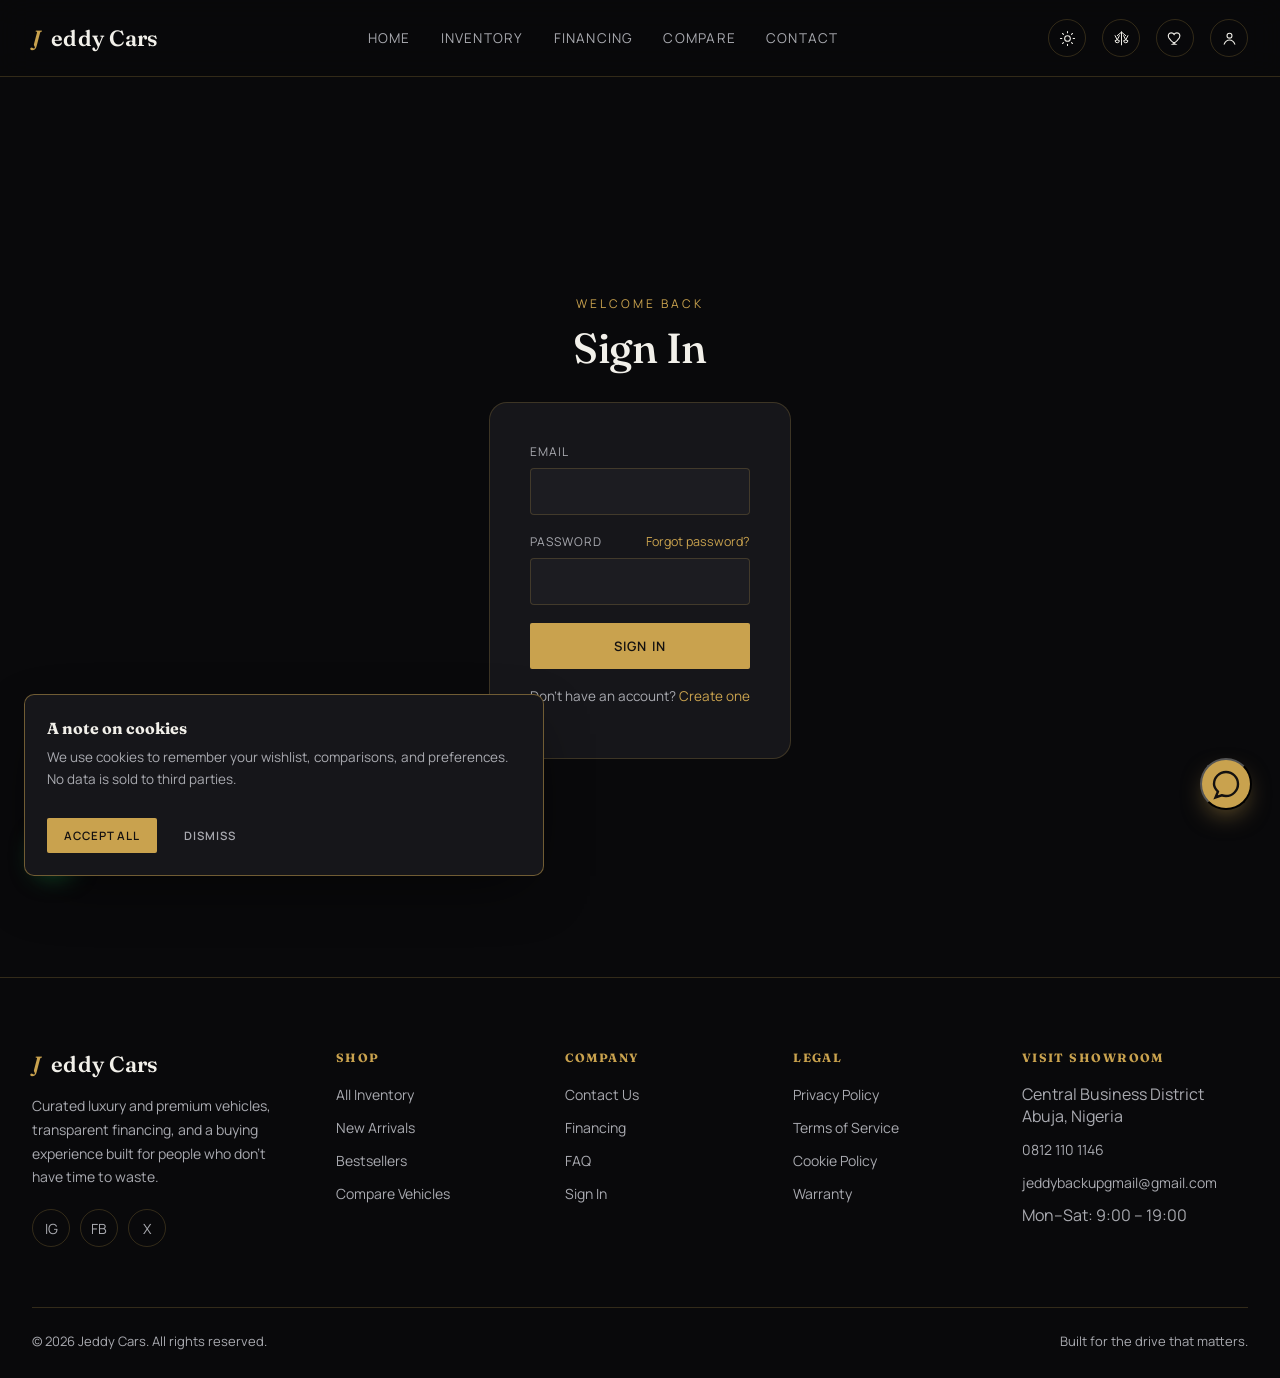
<file: jeddy-cars/frontend/login.html>
<!DOCTYPE html>
<html lang="en">
<head>
<meta charset="UTF-8"><meta name="viewport" content="width=device-width, initial-scale=1.0">
<title>Sign In — Jeddy Cars</title>
<link rel="stylesheet" href="css/style.css">
</head>
<body>
<div id="page-loader"><div class="loader-mark"><svg viewBox="0 0 64 64"><circle class="loader-ring" cx="32" cy="32" r="26"/><circle class="loader-arc" cx="32" cy="32" r="26"/></svg></div><div class="loader-text">Jeddy Cars</div></div>
<div id="site-nav"></div>
<main>
  <section class="hero auth-hero" id="auth-hero">
    <div class="container hero-content auth-hero-content">
      <div class="auth-wrap">
        <div class="text-center reveal" style="margin-bottom:28px;">
          <div class="section-eyebrow">Welcome Back</div>
          <h1 class="section-title" id="auth-heading">Sign In</h1>
        </div>
        <div class="auth-card reveal">
          <div id="login-panel">
            <form onsubmit="handleLogin(event)">
              <div class="form-group"><label>Email</label><input required type="email" id="li-email"></div>
              <div class="form-group">
                <label style="display:flex; justify-content:space-between;">Password <a href="#" onclick="showForgot(); return false;" style="color:var(--gold); text-transform:none; letter-spacing:0; font-size:12.5px;">Forgot password?</a></label>
                <input required type="password" id="li-pass">
              </div>
              <button class="btn btn-gold btn-block" type="submit">Sign In</button>
            </form>
            <p style="text-align:center; margin-top:18px; font-size:13.5px; color:var(--ink-dim);">Don't have an account? <a href="#" onclick="toggleAuth(); return false;" style="color:var(--gold);">Create one</a></p>
            
          </div>
          <div id="signup-panel" style="display:none;">
            <form onsubmit="handleSignup(event)">
              <div class="form-group"><label>Full Name</label><input required type="text" id="su-name"></div>
              <div class="form-group"><label>Email</label><input required type="email" id="su-email"></div>
              <div class="form-group"><label>Password</label><input required type="password" id="su-pass" minlength="6"></div>
              <button class="btn btn-gold btn-block" type="submit">Create Account</button>
            </form>
            <p style="text-align:center; margin-top:18px; font-size:13.5px; color:var(--ink-dim);">Already have an account? <a href="#" onclick="toggleAuth(); return false;" style="color:var(--gold);">Sign in</a></p>
          </div>
          <div id="forgot-panel" style="display:none;">
            <p style="font-size:13.5px; color:var(--ink-dim); margin-bottom:20px;">Enter the email on your account. <em>Demo note: no email server is connected here, so instead of waiting for an email, you'll set a new password directly on the next step.</em></p>
            <form id="forgot-email-form" onsubmit="handleForgotEmail(event)">
              <div class="form-group"><label>Email</label><input required type="email" id="fp-email"></div>
              <button class="btn btn-gold btn-block" type="submit">Send Reset Instructions</button>
            </form>
            <form id="forgot-reset-form" style="display:none;" onsubmit="handleForgotReset(event)">
              <div class="form-group"><label>New Password</label><input required type="password" id="fp-new-pass" minlength="6"></div>
              <div class="form-group"><label>Confirm New Password</label><input required type="password" id="fp-new-pass-confirm" minlength="6"></div>
              <button class="btn btn-gold btn-block" type="submit">Set New Password</button>
            </form>
            <p style="text-align:center; margin-top:18px; font-size:13.5px; color:var(--ink-dim);"><a href="#" onclick="showLogin(); return false;" style="color:var(--gold);">Back to sign in</a></p>
          </div>
        </div>
      </div>
    </div>
  </section>
</main>
<div id="site-footer"></div>
<script src="js/data.js"></script>
<script src="js/app.js"></script>
<script>
function showPanel(which){
  document.getElementById('login-panel').style.display = which==='login'? 'block':'none';
  document.getElementById('signup-panel').style.display = which==='signup'? 'block':'none';
  document.getElementById('forgot-panel').style.display = which==='forgot'? 'block':'none';
  const headings = { login:'Sign In', signup:'Create Your Account', forgot:'Reset Your Password' };
  document.getElementById('auth-heading').textContent = headings[which];
}
function toggleAuth(){
  const login = document.getElementById('login-panel').style.display !== 'none';
  showPanel(login ? 'signup' : 'login');
}
function showForgot(){
  showPanel('forgot');
  document.getElementById('forgot-email-form').style.display = 'block';
  document.getElementById('forgot-reset-form').style.display = 'none';
  document.getElementById('forgot-email-form').reset();
}
function showLogin(){ showPanel('login'); }
function handleLogin(e){
  e.preventDefault();
  const res = signIn(document.getElementById('li-email').value, document.getElementById('li-pass').value);
  if(res.ok){ location.href = res.role==='admin' ? 'admin.html' : 'dashboard.html'; }
  else { toast(res.msg); }
}
function handleSignup(e){
  e.preventDefault();
  const res = signUp(document.getElementById('su-name').value, document.getElementById('su-email').value, document.getElementById('su-pass').value);
  if(res.ok){ toast('Account created — welcome to Jeddy Cars!'); location.href='dashboard.html'; }
  else { toast(res.msg); }
}
function handleForgotEmail(e){
  e.preventDefault();
  const email = document.getElementById('fp-email').value;
  const res = requestPasswordReset(email);
  toast(res.msg);
  if(res.ok){
    const token = Store.get('jc_reset_token', null);
    // Only advance to the reset step if an account actually matched —
    // otherwise stay put so we don't confirm/deny account existence.
    if(token && token.email===email){
      document.getElementById('forgot-email-form').style.display = 'none';
      document.getElementById('forgot-reset-form').style.display = 'block';
      document.getElementById('forgot-reset-form').dataset.email = email;
    }
  }
}
function handleForgotReset(e){
  e.preventDefault();
  const email = document.getElementById('forgot-reset-form').dataset.email;
  const p1 = document.getElementById('fp-new-pass').value;
  const p2 = document.getElementById('fp-new-pass-confirm').value;
  if(p1 !== p2){ toast('Passwords do not match'); return; }
  const res = resetPassword(email, p1);
  if(res.ok){ toast('Password updated — you can now sign in.'); showLogin(); }
  else { toast(res.msg); }
}
document.addEventListener('DOMContentLoaded', ()=>{
  const mode = new URLSearchParams(location.search).get('mode');
  if(mode==='signup') showPanel('signup');
  if(mode==='forgot') showForgot();
});

// reusing real vehicle photos from data.js for the background
(function initAuthHero(){
  const showcaseIds = ['mb-g-wagon','bmw-m4','tesla-model-s','range-rover-sport','porsche-cayenne'];
  const hero = document.getElementById('auth-hero');
  const images = showcaseIds.map(id => findVehicle(id)).filter(Boolean).map(v => v.images[0]);
  if(!images.length) return;
  images.forEach((url, i) => {
    const div = document.createElement('div');
    div.className = 'hero-slide' + (i===0 ? ' active' : '');
    div.style.backgroundImage = `url('${url}')`;
    hero.insertBefore(div, hero.firstChild);
  });
  let current = 0;
  const slides = hero.querySelectorAll('.hero-slide');
  setInterval(()=>{
    slides[current].classList.remove('active');
    current = (current + 1) % slides.length;
    slides[current].classList.add('active');
  }, 5000);
})();
</script>
</body>
</html>
</file>
<file: jeddy-cars/frontend/css/style.css>
/* colors: obsidian/gold/platinum. fonts: Fraunces (display), Manrope (body), JetBrains Mono (numbers/data) */

@import url('https://fonts.googleapis.com/css2?family=Fraunces:ital,opsz,wght@0,9..144,400;0,9..144,500;0,9..144,600;0,9..144,700;1,9..144,400&family=Manrope:wght@400;500;600;700;800&family=JetBrains+Mono:wght@400;500;600&display=swap');

:root{
  --obsidian:#09090b;
  --obsidian-2:#111114;
  --card:#16161a;
  --card-2:#1c1c21;
  --hairline:rgba(201,162,78,0.22);
  --hairline-strong:rgba(201,162,78,0.5);
  --gold:#c9a24e;
  --gold-bright:#e8c77a;
  --platinum:#c8ccd2;
  --silver-dim:#8b8d93;
  --ink:#f2f0ea;
  --ink-dim:#a9aab0;
  --ember:#8a2332;
  --ember-bright:#b13146;
  --emerald:#3f7a5c;
  --radius-sm:4px;
  --radius:10px;
  --radius-lg:18px;
  --shadow-lift:0 20px 60px -20px rgba(0,0,0,0.7);
  --ease:cubic-bezier(.16,.8,.24,1);
}

[data-theme="light"]{
  --obsidian:#f5f4f1;
  --obsidian-2:#ffffff;
  --card:#ffffff;
  --card-2:#f0eee9;
  --hairline:rgba(120,90,20,0.25);
  --hairline-strong:rgba(120,90,20,0.55);
  --ink:#17171a;
  --ink-dim:#55565c;
  --silver-dim:#6b6c72;
  --shadow-lift:0 20px 50px -24px rgba(0,0,0,0.25);
}

*,*::before,*::after{ box-sizing:border-box; }
html{ scroll-behavior:smooth; }
body{
  margin:0;
  background:var(--obsidian);
  color:var(--ink);
  font-family:'Manrope',sans-serif;
  -webkit-font-smoothing:antialiased;
  transition:background .35s var(--ease), color .35s var(--ease);
  overflow-x:hidden;
}
h1,h2,h3,h4,.font-display{ font-family:'Fraunces',serif; letter-spacing:-0.01em; margin:0; }
.mono, .spec-value, .vin, .price{ font-family:'JetBrains Mono',monospace; }
a{ color:inherit; text-decoration:none; }
ul{ list-style:none; margin:0; padding:0; }
img{ max-width:100%; display:block; }
button{ font-family:inherit; cursor:pointer; }
::selection{ background:var(--gold); color:#111; }

/* focus visibility */
a:focus-visible, button:focus-visible, input:focus-visible, select:focus-visible{
  outline:2px solid var(--gold); outline-offset:2px;
}

@media (prefers-reduced-motion: reduce){
  *{ animation-duration:0.001ms !important; animation-iteration-count:1 !important; transition-duration:0.001ms !important; scroll-behavior:auto !important; }
}

.container{ max-width:1360px; margin:0 auto; padding:0 32px; }
@media (max-width:640px){ .container{ padding:0 18px; } }

/* ---------- Loading ---------- */
#page-loader{
  position:fixed; inset:0; background:var(--obsidian); z-index:9999;
  display:flex; align-items:center; justify-content:center; flex-direction:column; gap:18px;
  transition:opacity .5s var(--ease), visibility .5s;
}
#page-loader.hide{ opacity:0; visibility:hidden; pointer-events:none; }
.loader-mark{ position:relative; width:64px; height:64px; }
.loader-mark svg{ width:100%; height:100%; }
.loader-ring{ fill:none; stroke:var(--hairline); stroke-width:1; }
.loader-arc{
  fill:none; stroke:var(--gold); stroke-width:1.4; stroke-linecap:round;
  stroke-dasharray:150; stroke-dashoffset:150;
  animation:arc 1.4s var(--ease) infinite;
}
@keyframes arc{
  0%{ stroke-dashoffset:150; transform:rotate(0deg); transform-origin:center; }
  50%{ stroke-dashoffset:40; }
  100%{ stroke-dashoffset:150; transform:rotate(360deg); transform-origin:center; }
}
.loader-text{ font-family:'Fraunces',serif; font-size:13px; letter-spacing:.3em; text-transform:uppercase; color:var(--silver-dim); }

/* ---------- Skeleton ---------- */
.skeleton{
  background:linear-gradient(100deg, var(--card) 30%, var(--card-2) 45%, var(--card) 60%);
  background-size:250% 100%;
  animation:shimmer 1.6s ease-in-out infinite;
  border-radius:var(--radius);
}
@keyframes shimmer{ 0%{ background-position:200% 0; } 100%{ background-position:-50% 0; } }

/* ---------- Nav ---------- */
.nav{
  position:sticky; top:0; z-index:500;
  backdrop-filter:blur(16px) saturate(140%);
  background:rgba(9,9,11,0.72);
  border-bottom:1px solid var(--hairline);
  transition:background .35s var(--ease), border-color .35s;
}
[data-theme="light"] .nav{ background:rgba(245,244,241,0.78); }
.nav-inner{ display:flex; align-items:center; justify-content:space-between; height:76px; gap:28px; }
.brand{ display:flex; align-items:center; gap:10px; font-family:'Fraunces',serif; font-size:22px; font-weight:600; letter-spacing:.01em; }
.brand .mark{ color:var(--gold); font-style:italic; }
.nav-links{ display:flex; gap:30px; align-items:center; }
.nav-links a{ font-size:13.5px; text-transform:uppercase; letter-spacing:.09em; color:var(--ink-dim); position:relative; padding:6px 0; transition:color .25s; }
.nav-links a::after{ content:''; position:absolute; left:0; bottom:0; height:1px; width:0; background:var(--gold); transition:width .3s var(--ease); }
.nav-links a:hover, .nav-links a.active{ color:var(--ink); }
.nav-links a:hover::after, .nav-links a.active::after{ width:100%; }
.nav-actions{ display:flex; align-items:center; gap:16px; }
.icon-btn{
  width:38px; height:38px; border-radius:50%; border:1px solid var(--hairline);
  display:flex; align-items:center; justify-content:center; background:transparent; color:var(--ink);
  transition:border-color .25s, background .25s, transform .25s; position:relative;
}
.icon-btn:hover{ border-color:var(--hairline-strong); background:var(--card); transform:translateY(-1px); }
.icon-btn svg{ width:17px; height:17px; }
.badge-count{
  position:absolute; top:-5px; right:-5px; background:var(--gold); color:#111;
  font-size:10px; font-weight:700; width:16px; height:16px; border-radius:50%;
  display:flex; align-items:center; justify-content:center;
}
.nav-toggle{ display:none; }
@media (max-width:960px){
  .nav-links{ display:none; }
  .nav-toggle{ display:flex; }
}

.btn{
  display:inline-flex; align-items:center; justify-content:center; gap:8px;
  padding:13px 26px; border-radius:2px; font-size:13px; letter-spacing:.08em; text-transform:uppercase;
  font-weight:600; border:1px solid transparent; transition:all .3s var(--ease); white-space:nowrap;
}
.btn-gold{ background:var(--gold); color:#141110; }
.btn-gold:hover{ background:var(--gold-bright); transform:translateY(-2px); box-shadow:0 12px 30px -10px rgba(201,162,78,.5); }
.btn-outline{ border-color:var(--hairline-strong); color:var(--ink); background:transparent; }
.btn-outline:hover{ border-color:var(--gold); color:var(--gold); }
.btn-ghost{ color:var(--ink-dim); background:transparent; }
.btn-ghost:hover{ color:var(--ink); }
.btn-sm{ padding:9px 16px; font-size:11.5px; }
.btn-block{ width:100%; }
.btn:disabled{ opacity:.4; cursor:not-allowed; transform:none !important; }

/* corner-bracket viewfinder frame — signature motif */
.bracket-frame{ position:relative; }
.bracket-frame::before, .bracket-frame::after,
.bracket-frame .bk-tr, .bracket-frame .bk-bl{
  content:''; position:absolute; width:22px; height:22px; z-index:2;
  border:1.5px solid var(--gold); opacity:.85; transition:width .35s var(--ease), height .35s var(--ease);
}
.bracket-frame::before{ top:10px; left:10px; border-right:none; border-bottom:none; }
.bracket-frame::after{ bottom:10px; right:10px; border-left:none; border-top:none; }
.bracket-frame .bk-tr{ top:10px; right:10px; border-left:none; border-bottom:none; }
.bracket-frame .bk-bl{ bottom:10px; left:10px; border-right:none; border-top:none; }
.bracket-frame:hover::before, .bracket-frame:hover::after,
.bracket-frame:hover .bk-tr, .bracket-frame:hover .bk-bl{ width:30px; height:30px; }

/* ---------- Hero ---------- */
.hero{ position:relative; height:92vh; min-height:640px; overflow:hidden; }
.hero-slide{
  position:absolute; inset:0; opacity:0; transition:opacity 1.4s var(--ease);
  background-size:cover; background-position:center;
}
.hero-slide.active{ opacity:1; }
.hero-slide::after{ content:''; position:absolute; inset:0; background:linear-gradient(180deg, rgba(9,9,11,.35) 0%, rgba(9,9,11,.55) 55%, rgba(9,9,11,.96) 100%); }
.hero-content{ position:relative; z-index:3; height:100%; display:flex; flex-direction:column; justify-content:flex-end; padding-bottom:64px; }
.eyebrow{ display:flex; align-items:center; gap:10px; font-size:12px; letter-spacing:.28em; text-transform:uppercase; color:var(--gold); margin-bottom:22px; }
.eyebrow::before{ content:''; width:34px; height:1px; background:var(--gold); }
.hero-title{ font-size:clamp(40px,7vw,88px); line-height:0.98; font-weight:500; max-width:920px; color:#fff; }
.hero-title em{ font-style:italic; color:var(--gold-bright); font-weight:400; }
.hero-sub{ margin-top:22px; max-width:520px; color:#d6d5d0; font-size:16px; line-height:1.7; }
.hero-cta{ display:flex; gap:16px; margin-top:38px; flex-wrap:wrap; }
.hero-dots{ position:absolute; right:32px; bottom:64px; z-index:4; display:flex; flex-direction:column; gap:12px; }
.hero-dots button{ width:8px; height:8px; border-radius:50%; background:rgba(255,255,255,.3); border:none; transition:all .3s; }
.hero-dots button.active{ background:var(--gold); height:26px; border-radius:4px; }
@media (max-width:640px){ .hero-dots{ display:none; } }

/* search bar */
.search-dock{
  position:relative; z-index:5; margin-top:-48px;
}
.search-card{
  background:rgba(22,22,26,.86); backdrop-filter:blur(20px);
  border:1px solid var(--hairline); border-radius:var(--radius-lg);
  padding:22px; box-shadow:var(--shadow-lift);
  display:grid; grid-template-columns:1.4fr 1fr 1fr 1fr auto; gap:14px; align-items:end;
}
[data-theme="light"] .search-card{ background:rgba(255,255,255,.92); }
@media (max-width:960px){ .search-card{ grid-template-columns:1fr 1fr; } }
@media (max-width:640px){ .search-card{ grid-template-columns:1fr; } }
.field label{ display:block; font-size:11px; text-transform:uppercase; letter-spacing:.1em; color:var(--silver-dim); margin-bottom:8px; }
.field select, .field input{
  width:100%; background:var(--card-2); border:1px solid var(--hairline); color:var(--ink);
  padding:12px 14px; border-radius:var(--radius-sm); font-size:14px; font-family:inherit;
  transition:border-color .25s;
}
.field select:focus, .field input:focus{ border-color:var(--gold); outline:none; }

/* section headers */
.section{ padding:96px 0; }
.section-tight{ padding:64px 0; }
.section-head{ display:flex; align-items:flex-end; justify-content:space-between; margin-bottom:48px; gap:24px; flex-wrap:wrap; }
.section-eyebrow{ font-size:12px; letter-spacing:.25em; text-transform:uppercase; color:var(--gold); margin-bottom:10px; }
.section-title{ font-size:clamp(28px,3.4vw,42px); font-weight:500; }
.section-desc{ color:var(--ink-dim); max-width:480px; margin-top:10px; line-height:1.6; }

/* stats strip */
.stats-strip{
  border-top:1px solid var(--hairline); border-bottom:1px solid var(--hairline);
  display:grid; grid-template-columns:repeat(4,1fr);
}
@media (max-width:760px){ .stats-strip{ grid-template-columns:repeat(2,1fr); } }
.stat{ padding:40px 20px; text-align:center; border-right:1px solid var(--hairline); }
.stat:last-child{ border-right:none; }
.stat-num{ font-family:'JetBrains Mono',monospace; font-size:clamp(26px,3vw,40px); color:var(--gold); font-weight:600; }
.stat-label{ margin-top:8px; font-size:12px; letter-spacing:.1em; text-transform:uppercase; color:var(--ink-dim); }

/* ---------- Vehicle Card ---------- */
.grid{ display:grid; gap:26px; }
.grid-3{ grid-template-columns:repeat(3,1fr); }
.grid-4{ grid-template-columns:repeat(4,1fr); }
@media (max-width:1180px){ .grid-4{ grid-template-columns:repeat(2,1fr); } .grid-3{ grid-template-columns:repeat(2,1fr); } }
@media (max-width:640px){ .grid-4{ grid-template-columns:1fr; } .grid-3{ grid-template-columns:1fr; } }

.car-card{
  background:var(--card); border:1px solid var(--hairline); border-radius:var(--radius);
  overflow:hidden; transition:transform .4s var(--ease), border-color .4s;
  display:flex; flex-direction:column; position:relative;
}
.car-card:hover{ transform:translateY(-6px); border-color:var(--hairline-strong); }
.car-media{ position:relative; aspect-ratio:4/2.7; overflow:hidden; background:var(--card-2); }
.car-media img{ width:100%; height:100%; object-fit:cover; transition:transform .7s var(--ease); }
.car-card:hover .car-media img{ transform:scale(1.07); }
.car-tag{
  position:absolute; top:14px; left:14px; z-index:2; padding:5px 11px; font-size:10.5px;
  text-transform:uppercase; letter-spacing:.1em; border-radius:2px; font-weight:700;
}
.tag-new{ background:var(--emerald); color:#fff; }
.tag-sale{ background:var(--ember); color:#fff; }
.tag-sold{ background:#555; color:#fff; }
.tag-bestseller{ background:var(--gold); color:#141110; }
.car-fav{
  position:absolute; top:12px; right:12px; z-index:2; width:34px; height:34px; border-radius:50%;
  background:rgba(9,9,11,.55); backdrop-filter:blur(6px); border:1px solid rgba(255,255,255,.15);
  display:flex; align-items:center; justify-content:center; transition:all .25s;
}
.car-fav svg{ width:16px; height:16px; stroke:#fff; fill:none; transition:all .2s; }
.car-fav.active svg{ fill:var(--gold); stroke:var(--gold); }
.car-fav:hover{ transform:scale(1.08); }
.car-body{ padding:22px; display:flex; flex-direction:column; gap:12px; flex:1; }
.car-brand{ font-size:11px; letter-spacing:.14em; text-transform:uppercase; color:var(--gold); }
.car-name{ font-family:'Fraunces',serif; font-size:20px; font-weight:500; }
.car-specs{ display:flex; gap:14px; flex-wrap:wrap; font-size:12px; color:var(--ink-dim); }
.car-specs span{ display:flex; align-items:center; gap:5px; }
.car-foot{ display:flex; align-items:center; justify-content:space-between; margin-top:auto; padding-top:14px; border-top:1px solid var(--hairline); }
.car-price{ font-size:19px; color:var(--ink); font-weight:600; }
.car-price small{ color:var(--ink-dim); font-size:11px; font-weight:400; display:block; font-family:'Manrope',sans-serif; }
.car-cta{ display:flex; gap:8px; }
.icon-sq{
  width:36px; height:36px; border-radius:var(--radius-sm); border:1px solid var(--hairline);
  display:flex; align-items:center; justify-content:center; transition:all .25s; background:transparent; color:var(--ink-dim);
}
.icon-sq svg{ width:15px; height:15px; }
.icon-sq:hover{ border-color:var(--gold); color:var(--gold); }
.icon-sq.active{ border-color:var(--gold); color:var(--gold); background:rgba(201,162,78,.1); }

/* filters bar (inventory page) */
.filter-bar{
  background:var(--card); border:1px solid var(--hairline); border-radius:var(--radius);
  padding:24px; display:grid; grid-template-columns:repeat(6,1fr); gap:16px; margin-bottom:36px;
}
@media (max-width:1180px){ .filter-bar{ grid-template-columns:repeat(3,1fr); } }
@media (max-width:640px){ .filter-bar{ grid-template-columns:1fr 1fr; } }
.results-bar{ display:flex; align-items:center; justify-content:space-between; margin-bottom:24px; flex-wrap:wrap; gap:12px; }
.results-count{ color:var(--ink-dim); font-size:14px; }
.results-count strong{ color:var(--ink); }
.chip-row{ display:flex; gap:8px; flex-wrap:wrap; }
.chip{
  padding:7px 14px; border:1px solid var(--hairline); border-radius:20px; font-size:12px; color:var(--ink-dim);
  display:flex; align-items:center; gap:6px; transition:all .2s; cursor:pointer;
}
.chip button{ background:none; border:none; color:inherit; font-size:14px; line-height:1; }
.chip:hover{ border-color:var(--gold); color:var(--gold); }

/* brand strip */
.brand-strip{ display:flex; flex-wrap:wrap; gap:14px; justify-content:center; }
.brand-pill{
  padding:16px 30px; border:1px solid var(--hairline); border-radius:40px; font-family:'Fraunces',serif;
  font-size:18px; color:var(--ink-dim); transition:all .3s; cursor:pointer;
}
.brand-pill:hover{ border-color:var(--gold); color:var(--gold); transform:translateY(-3px); }

/* finance section on home */
.finance-card{
  background:linear-gradient(135deg, var(--card) 0%, var(--card-2) 100%);
  border:1px solid var(--hairline); border-radius:var(--radius-lg); padding:48px;
  display:grid; grid-template-columns:1fr 1fr; gap:48px; align-items:center;
}
@media (max-width:900px){ .finance-card{ grid-template-columns:1fr; padding:28px; } }
.slider-row{ margin-bottom:22px; }
.slider-row .row-top{ display:flex; justify-content:space-between; font-size:13px; margin-bottom:10px; }
.slider-row .row-top strong{ color:var(--gold); font-family:'JetBrains Mono',monospace; }
input[type="range"]{
  -webkit-appearance:none; width:100%; height:3px; background:var(--hairline); border-radius:2px; outline:none;
}
input[type="range"]::-webkit-slider-thumb{
  -webkit-appearance:none; width:17px; height:17px; border-radius:50%; background:var(--gold);
  cursor:pointer; border:3px solid var(--obsidian); box-shadow:0 0 0 1px var(--gold);
}
.finance-result{ background:var(--obsidian-2); border:1px solid var(--hairline); border-radius:var(--radius); padding:28px; text-align:center; }
.finance-result .amount{ font-size:40px; font-family:'JetBrains Mono',monospace; color:var(--gold); font-weight:600; }
.finance-result .label{ color:var(--ink-dim); font-size:12px; text-transform:uppercase; letter-spacing:.1em; margin-top:6px; }
.finance-breakdown{ display:flex; justify-content:space-between; margin-top:22px; padding-top:18px; border-top:1px solid var(--hairline); font-size:13px; color:var(--ink-dim); }
.finance-breakdown b{ color:var(--ink); display:block; font-family:'JetBrains Mono',monospace; font-size:15px; margin-top:4px; }

/* testimonials */
.testimonial-card{
  background:var(--card); border:1px solid var(--hairline); border-radius:var(--radius); padding:32px;
  display:flex; flex-direction:column; gap:18px;
}
.stars{ color:var(--gold); letter-spacing:3px; }
.testimonial-quote{ font-family:'Fraunces',serif; font-style:italic; font-size:18px; line-height:1.6; color:var(--ink); }
.testimonial-person{ display:flex; align-items:center; gap:12px; margin-top:auto; }
.avatar{ width:42px; height:42px; border-radius:50%; background:var(--card-2); display:flex; align-items:center; justify-content:center; font-family:'Fraunces',serif; color:var(--gold); font-weight:600; }
.person-name{ font-size:14px; font-weight:600; }
.person-role{ font-size:12px; color:var(--ink-dim); }

/* news */
.news-card{ border-radius:var(--radius); overflow:hidden; border:1px solid var(--hairline); background:var(--card); }
.news-media{ aspect-ratio:16/10; overflow:hidden; }
.news-media img{ width:100%; height:100%; object-fit:cover; transition:transform .6s var(--ease); }
.news-card:hover .news-media img{ transform:scale(1.06); }
.news-body{ padding:20px; }
.news-date{ font-size:11px; letter-spacing:.1em; text-transform:uppercase; color:var(--gold); }
.news-title{ font-family:'Fraunces',serif; font-size:18px; margin-top:8px; line-height:1.4; }

/* newsletter */
.newsletter{
  background:var(--card); border:1px solid var(--hairline); border-radius:var(--radius-lg);
  padding:56px; text-align:center; position:relative; overflow:hidden;
}
.newsletter-form{ display:flex; gap:10px; max-width:440px; margin:28px auto 0; }
.newsletter-form input{ flex:1; background:var(--card-2); border:1px solid var(--hairline); padding:14px 16px; color:var(--ink); border-radius:var(--radius-sm); }

/* footer */
.footer{ border-top:1px solid var(--hairline); padding:72px 0 28px; }
.footer-grid{ display:grid; grid-template-columns:1.4fr 1fr 1fr 1fr 1.2fr; gap:40px; }
@media (max-width:900px){ .footer-grid{ grid-template-columns:1fr 1fr; } }
@media (max-width:640px){ .footer-grid{ grid-template-columns:1fr; } }
.footer-col h4{ font-size:12px; text-transform:uppercase; letter-spacing:.12em; color:var(--gold); margin-bottom:18px; }
.footer-col li{ margin-bottom:11px; }
.footer-col a{ color:var(--ink-dim); font-size:14px; transition:color .2s; }
.footer-col a:hover{ color:var(--gold); }
.footer-bottom{ display:flex; justify-content:space-between; align-items:center; margin-top:60px; padding-top:24px; border-top:1px solid var(--hairline); font-size:13px; color:var(--ink-dim); flex-wrap:wrap; gap:12px; }
.social-row{ display:flex; gap:10px; }

/* back to top */
#back-to-top{
  position:fixed; bottom:28px; right:28px; z-index:400; width:46px; height:46px; border-radius:50%;
  background:var(--gold); color:#141110; display:flex; align-items:center; justify-content:center;
  opacity:0; visibility:hidden; transform:translateY(10px); transition:all .35s var(--ease); border:none;
  box-shadow:0 10px 26px -8px rgba(201,162,78,.6);
}
#back-to-top.show{ opacity:1; visibility:visible; transform:translateY(0); }

/* cookie */
#cookie-banner{
  position:fixed; left:24px; right:24px; bottom:24px; z-index:900; max-width:520px;
  background:var(--card); border:1px solid var(--hairline-strong); border-radius:var(--radius);
  padding:22px; box-shadow:var(--shadow-lift); display:flex; flex-direction:column; gap:14px;
  transform:translateY(140%); transition:transform .5s var(--ease);
}
#cookie-banner.show{ transform:translateY(0); }

/* whatsapp float */
.whatsapp-float{
  position:fixed; bottom:28px; left:28px; z-index:400; width:52px; height:52px; border-radius:50%;
  background:#25D366; display:flex; align-items:center; justify-content:center; box-shadow:0 10px 26px -8px rgba(37,211,102,.6);
  transition:transform .3s;
}
.whatsapp-float:hover{ transform:scale(1.08); }
.whatsapp-float svg{ width:26px; height:26px; fill:#fff; }

/* scroll reveal */
.reveal{ opacity:0; transform:translateY(28px); transition:opacity .8s var(--ease), transform .8s var(--ease); }
.reveal.in{ opacity:1; transform:translateY(0); }

/* page transition wrapper */
main{ animation:page-in .5s var(--ease); }
@keyframes page-in{ from{ opacity:0; transform:translateY(10px); } to{ opacity:1; transform:translateY(0); } }

/* breadcrumb */
.breadcrumb{ display:flex; gap:8px; align-items:center; font-size:13px; color:var(--ink-dim); padding:24px 0; }
.breadcrumb a:hover{ color:var(--gold); }
.breadcrumb .sep{ opacity:.4; }

/* page hero (inner pages) */
.page-hero{ padding:70px 0 40px; border-bottom:1px solid var(--hairline); }
.page-hero .section-title{ margin-top:8px; }

/* auth page background slideshow */
.auth-hero{ height:auto; min-height:100vh; overflow:visible; }
.auth-hero-content{ height:auto; min-height:100vh; justify-content:center; align-items:center; padding:80px 20px; }
.auth-hero .hero-slide::after{ background:linear-gradient(180deg, rgba(9,9,11,.55) 0%, rgba(9,9,11,.7) 60%, rgba(9,9,11,.9) 100%); }
.vd-layout{ display:grid; grid-template-columns:1.5fr 1fr; gap:48px; align-items:start; }
@media (max-width:960px){ .vd-layout{ grid-template-columns:1fr; } }
.gallery-main{ aspect-ratio:16/10; border-radius:var(--radius); overflow:hidden; background:var(--card); position:relative; cursor:zoom-in; }
.gallery-main img{ width:100%; height:100%; object-fit:cover; transition:transform .3s ease; }
.gallery-main.zoomed img{ transform:scale(1.8); cursor:zoom-out; }
.gallery-thumbs{ display:flex; gap:10px; margin-top:12px; }
.gallery-thumbs img{ width:76px; height:56px; object-fit:cover; border-radius:6px; border:2px solid transparent; cursor:pointer; opacity:.6; transition:all .2s; }
.gallery-thumbs img.active{ border-color:var(--gold); opacity:1; }
.viewer360{
  margin-top:16px; padding:18px; border:1px dashed var(--hairline-strong); border-radius:var(--radius);
  display:flex; align-items:center; gap:14px; color:var(--ink-dim); font-size:13px;
}
.viewer360 svg{ width:30px; height:30px; color:var(--gold); flex-shrink:0; }

.vd-sticky{ position:sticky; top:100px; }
.vd-title-row{ display:flex; justify-content:space-between; align-items:flex-start; gap:16px; }
.vd-price-big{ font-size:34px; font-family:'JetBrains Mono',monospace; color:var(--gold); font-weight:600; margin:14px 0; }
.availability{ display:inline-flex; align-items:center; gap:7px; font-size:12px; padding:6px 12px; border-radius:20px; text-transform:uppercase; letter-spacing:.08em; }
.availability.available{ background:rgba(63,122,92,.15); color:#5fbf8f; }
.availability.reserved{ background:rgba(201,162,78,.15); color:var(--gold); }
.availability.sold{ background:rgba(138,35,50,.15); color:#e0899a; }
.vd-actions{ display:flex; flex-direction:column; gap:10px; margin-top:22px; }
.vd-actions-row{ display:flex; gap:10px; }
.spec-table{ width:100%; border-collapse:collapse; margin-top:14px; }
.spec-table tr{ border-bottom:1px solid var(--hairline); }
.spec-table td{ padding:13px 4px; font-size:14px; }
.spec-table td:first-child{ color:var(--ink-dim); }
.spec-table td:last-child{ text-align:right; font-family:'JetBrains Mono',monospace; color:var(--ink); }
.feature-tags{ display:flex; flex-wrap:wrap; gap:8px; }
.feature-tags span{ padding:8px 14px; border:1px solid var(--hairline); border-radius:20px; font-size:12.5px; color:var(--ink-dim); }
.tabs{ display:flex; gap:0; border-bottom:1px solid var(--hairline); margin:40px 0 28px; }
.tab-btn{ padding:14px 22px; background:none; border:none; color:var(--ink-dim); font-size:13px; text-transform:uppercase; letter-spacing:.08em; position:relative; }
.tab-btn.active{ color:var(--gold); }
.tab-btn.active::after{ content:''; position:absolute; bottom:-1px; left:0; right:0; height:2px; background:var(--gold); }
.tab-panel{ display:none; }
.tab-panel.active{ display:block; }

/* dyno readout — signature element on vehicle detail */
.dyno{ background:var(--card); border:1px solid var(--hairline); border-radius:var(--radius); padding:26px; margin:26px 0; }
.dyno-row{ margin-bottom:18px; }
.dyno-row:last-child{ margin-bottom:0; }
.dyno-label{ display:flex; justify-content:space-between; font-size:12px; text-transform:uppercase; letter-spacing:.08em; color:var(--ink-dim); margin-bottom:8px; }
.dyno-label b{ color:var(--gold); font-family:'JetBrains Mono',monospace; font-size:13px; }
.dyno-bar{ height:6px; background:var(--card-2); border-radius:3px; overflow:hidden; }
.dyno-fill{ height:100%; background:linear-gradient(90deg, var(--gold), var(--gold-bright)); width:0; border-radius:3px; transition:width 1.4s var(--ease); }

/* compare table */
.compare-table{ width:100%; border-collapse:collapse; }
.compare-table th, .compare-table td{ padding:16px; border-bottom:1px solid var(--hairline); text-align:center; }
.compare-table th:first-child, .compare-table td:first-child{ text-align:left; color:var(--ink-dim); font-size:13px; }
.compare-table img{ width:100%; height:120px; object-fit:cover; border-radius:8px; margin-bottom:10px; }
.compare-remove{ font-size:12px; color:var(--ember-bright); margin-top:8px; display:inline-block; }

/* auth */
.auth-wrap{ max-width:440px; margin:0 auto; }
.auth-card{ background:var(--card); border:1px solid var(--hairline); border-radius:var(--radius-lg); padding:40px; }
.form-group{ margin-bottom:18px; }
.form-group label{ display:block; font-size:12px; text-transform:uppercase; letter-spacing:.08em; color:var(--ink-dim); margin-bottom:8px; }
.form-group input, .form-group select, .form-group textarea{
  width:100%; background:var(--card-2); border:1px solid var(--hairline); color:var(--ink);
  padding:13px 14px; border-radius:var(--radius-sm); font-size:14px; font-family:inherit;
}
.form-group textarea{ resize:vertical; min-height:110px; }
.form-row-2{ display:grid; grid-template-columns:1fr 1fr; gap:14px; }

/* dashboards */
.dash-layout{ display:grid; grid-template-columns:260px 1fr; gap:32px; align-items:start; }
@media (max-width:900px){ .dash-layout{ grid-template-columns:1fr; } }
.dash-side{ background:var(--card); border:1px solid var(--hairline); border-radius:var(--radius); padding:22px; position:sticky; top:100px; }
.dash-side a{ display:flex; align-items:center; gap:10px; padding:12px 14px; border-radius:6px; font-size:14px; color:var(--ink-dim); margin-bottom:4px; transition:all .2s; }
.dash-side a:hover, .dash-side a.active{ background:var(--card-2); color:var(--ink); }
.dash-side a.active{ color:var(--gold); }
.kpi-grid{ display:grid; grid-template-columns:repeat(4,1fr); gap:20px; margin-bottom:32px; }
@media (max-width:900px){ .kpi-grid{ grid-template-columns:1fr 1fr; } }
.kpi-card{ background:var(--card); border:1px solid var(--hairline); border-radius:var(--radius); padding:22px; }
.kpi-top{ display:flex; justify-content:space-between; align-items:center; color:var(--ink-dim); font-size:12px; text-transform:uppercase; letter-spacing:.06em; }
.kpi-num{ font-family:'JetBrains Mono',monospace; font-size:28px; margin-top:10px; color:var(--ink); }
.kpi-delta{ font-size:12px; margin-top:6px; }
.kpi-delta.up{ color:#5fbf8f; }
.kpi-delta.down{ color:#e0899a; }
.data-table{ width:100%; border-collapse:collapse; background:var(--card); border:1px solid var(--hairline); border-radius:var(--radius); overflow:hidden; }
.data-table th{ text-align:left; font-size:11px; text-transform:uppercase; letter-spacing:.08em; color:var(--ink-dim); padding:14px 16px; border-bottom:1px solid var(--hairline); background:var(--card-2); }
.data-table td{ padding:14px 16px; border-bottom:1px solid var(--hairline); font-size:14px; }
.data-table tr:last-child td{ border-bottom:none; }
.pill{ padding:4px 11px; border-radius:20px; font-size:11px; text-transform:uppercase; letter-spacing:.05em; }
.pill-green{ background:rgba(63,122,92,.15); color:#5fbf8f; }
.pill-gold{ background:rgba(201,162,78,.15); color:var(--gold); }
.pill-red{ background:rgba(138,35,50,.15); color:#e0899a; }
.pill-grey{ background:rgba(140,140,140,.15); color:var(--ink-dim); }
.bar-chart{ display:flex; align-items:flex-end; gap:12px; height:180px; padding-top:20px; }
.bar-chart .bar{ flex:1; background:linear-gradient(180deg, var(--gold-bright), var(--gold)); border-radius:4px 4px 0 0; position:relative; min-height:4px; }
.bar-chart .bar span{ position:absolute; top:-22px; left:0; right:0; text-align:center; font-size:11px; color:var(--ink-dim); font-family:'JetBrains Mono',monospace; }
.bar-chart .bar-label{ text-align:center; font-size:11px; color:var(--ink-dim); margin-top:8px; }

/* modal */
.modal-overlay{
  position:fixed; inset:0; background:rgba(0,0,0,.6); backdrop-filter:blur(4px); z-index:800;
  display:none; align-items:center; justify-content:center; padding:20px;
}
.modal-overlay.show{ display:flex; }
.modal-box{ background:var(--card); border:1px solid var(--hairline-strong); border-radius:var(--radius-lg); max-width:520px; width:100%; padding:32px; max-height:88vh; overflow-y:auto; }
.modal-close{ float:right; background:none; border:none; color:var(--ink-dim); font-size:22px; line-height:1; }

/* toast */
#toast-stack{ position:fixed; top:90px; right:24px; z-index:1000; display:flex; flex-direction:column; gap:10px; }
.toast{
  background:var(--card); border:1px solid var(--hairline-strong); border-left:3px solid var(--gold);
  padding:14px 18px; border-radius:6px; font-size:13.5px; box-shadow:var(--shadow-lift);
  transform:translateX(120%); transition:transform .4s var(--ease); max-width:300px;
}
.toast.show{ transform:translateX(0); }

/* chat widget */
.chat-launcher{
  position:fixed; bottom:90px; right:28px; z-index:400; width:52px; height:52px; border-radius:50%;
  background:var(--gold); display:flex; align-items:center; justify-content:center; box-shadow:0 10px 26px -8px rgba(201,162,78,.6);
}
.chat-window{
  position:fixed; bottom:150px; right:28px; z-index:400; width:320px; max-height:420px; background:var(--card);
  border:1px solid var(--hairline-strong); border-radius:var(--radius); display:none; flex-direction:column; overflow:hidden;
  box-shadow:var(--shadow-lift);
}
.chat-window.show{ display:flex; }
.chat-head{ padding:16px; border-bottom:1px solid var(--hairline); font-size:14px; font-weight:600; display:flex; justify-content:space-between; }
.chat-body{ flex:1; padding:14px; overflow-y:auto; display:flex; flex-direction:column; gap:10px; font-size:13px; }
.chat-msg{ padding:9px 13px; border-radius:12px; max-width:80%; }
.chat-msg.bot{ background:var(--card-2); align-self:flex-start; }
.chat-msg.user{ background:var(--gold); color:#141110; align-self:flex-end; }
.chat-input-row{ display:flex; border-top:1px solid var(--hairline); }
.chat-input-row input{ flex:1; border:none; background:transparent; padding:12px; color:var(--ink); font-size:13px; }
.chat-input-row button{ background:none; border:none; color:var(--gold); padding:0 14px; }

/* utility */
.text-center{ text-align:center; }
.flex{ display:flex; }
.gap-8{ gap:8px; }
.mt-8{ margin-top:8px; }
.empty-state{ text-align:center; padding:80px 20px; color:var(--ink-dim); }
.empty-state svg{ width:48px; height:48px; color:var(--hairline-strong); margin-bottom:16px; }
</file>
